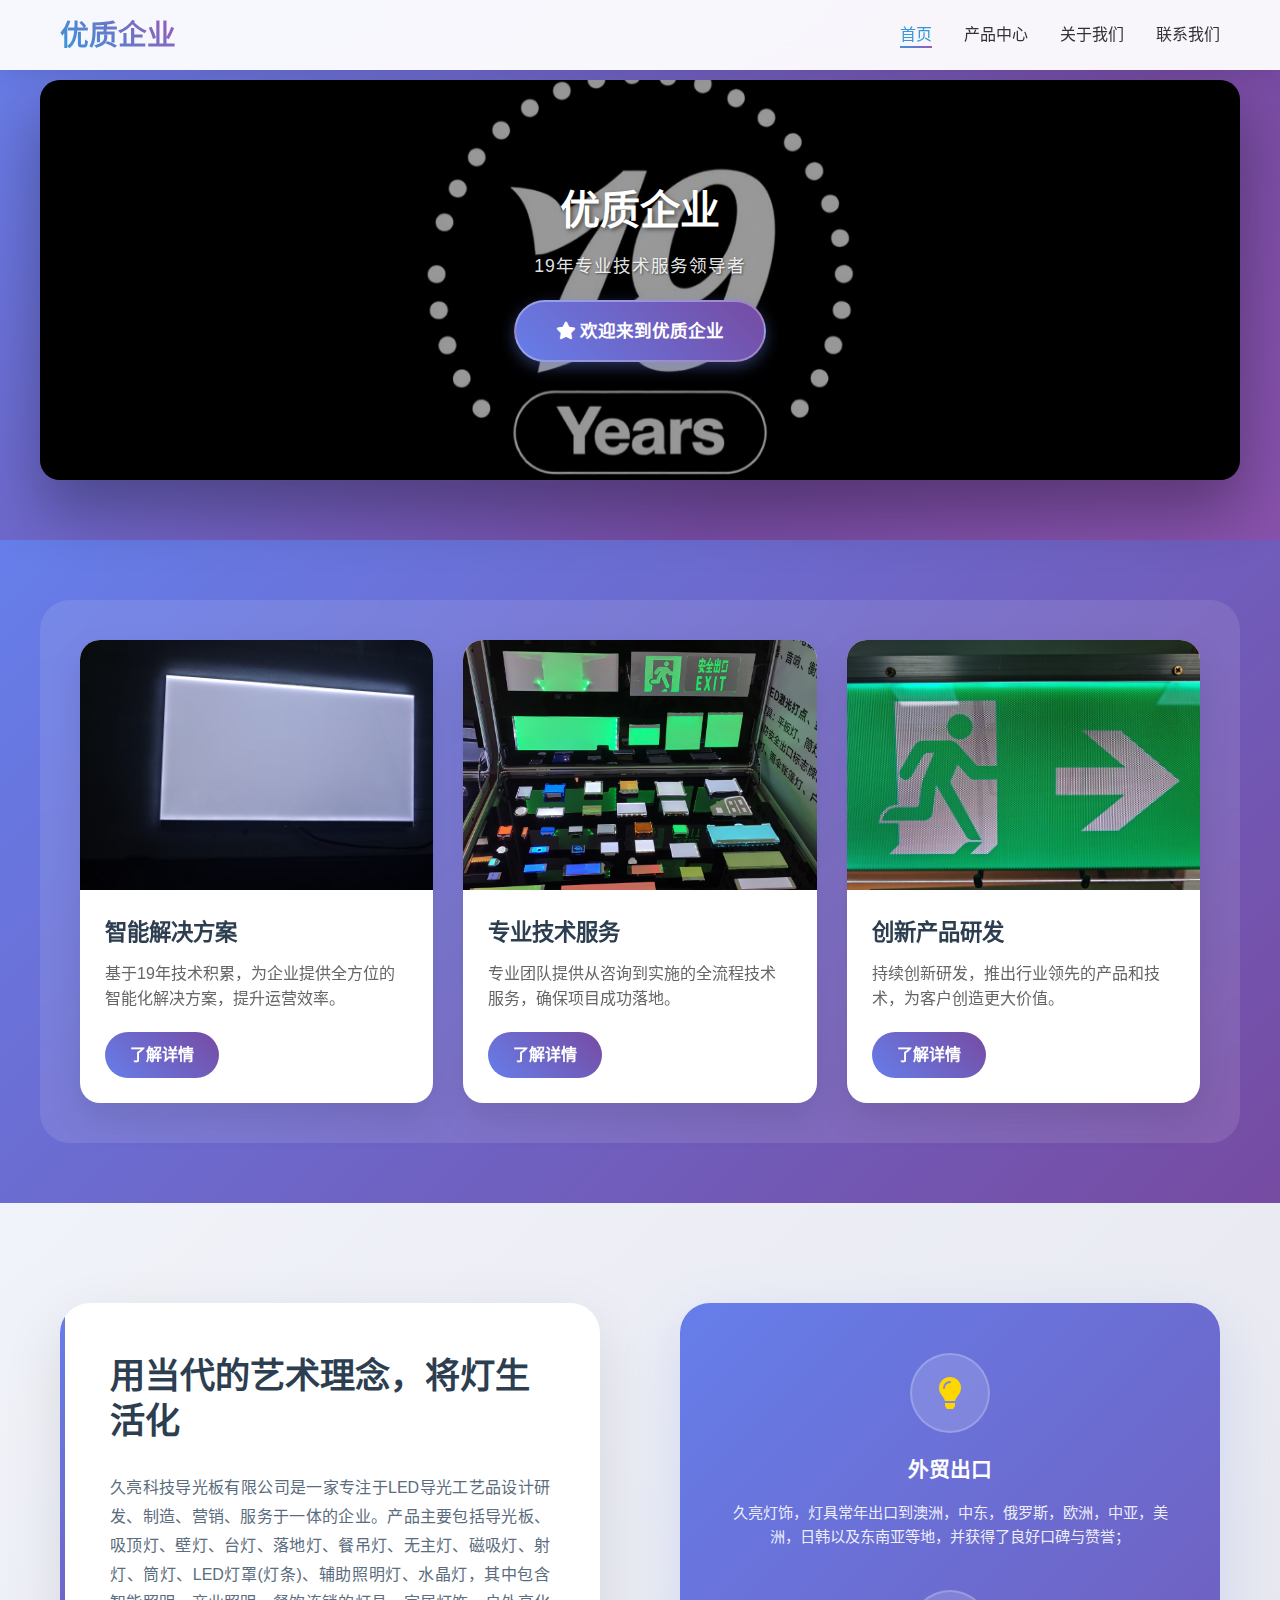
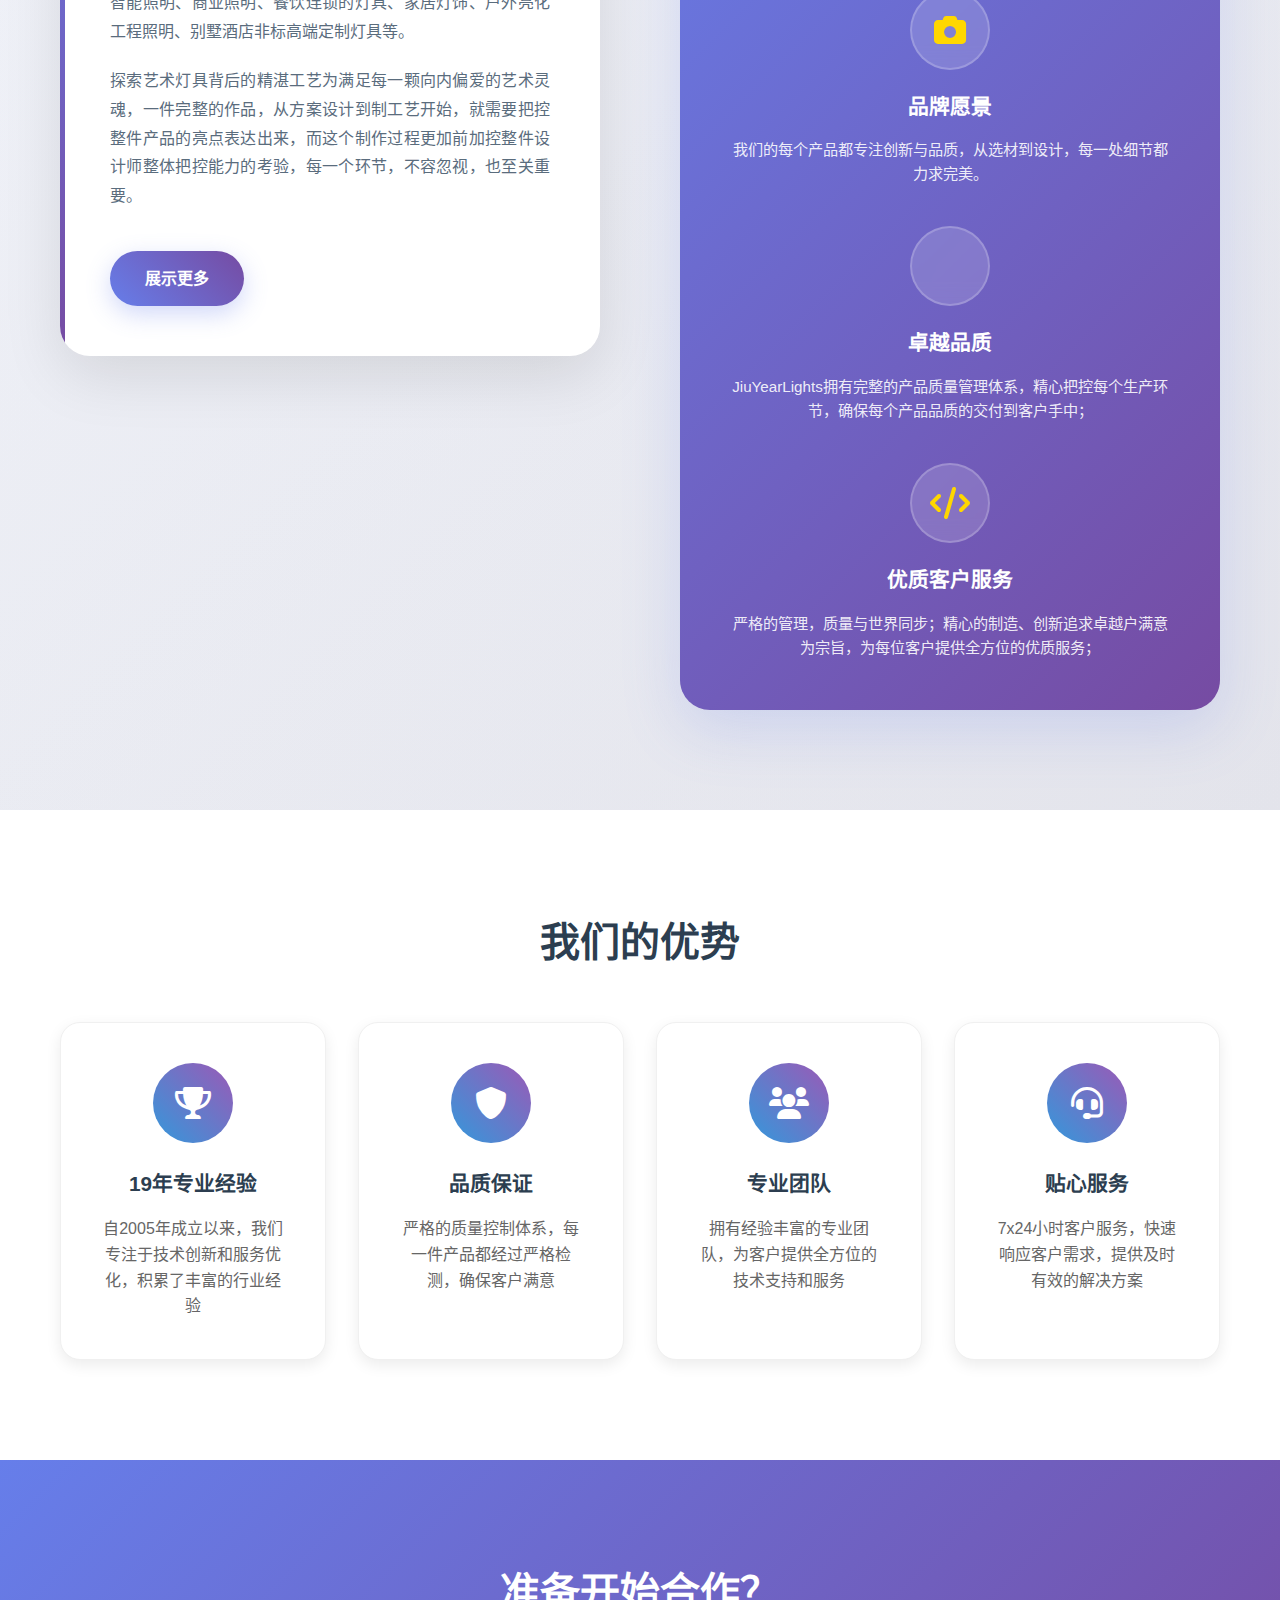
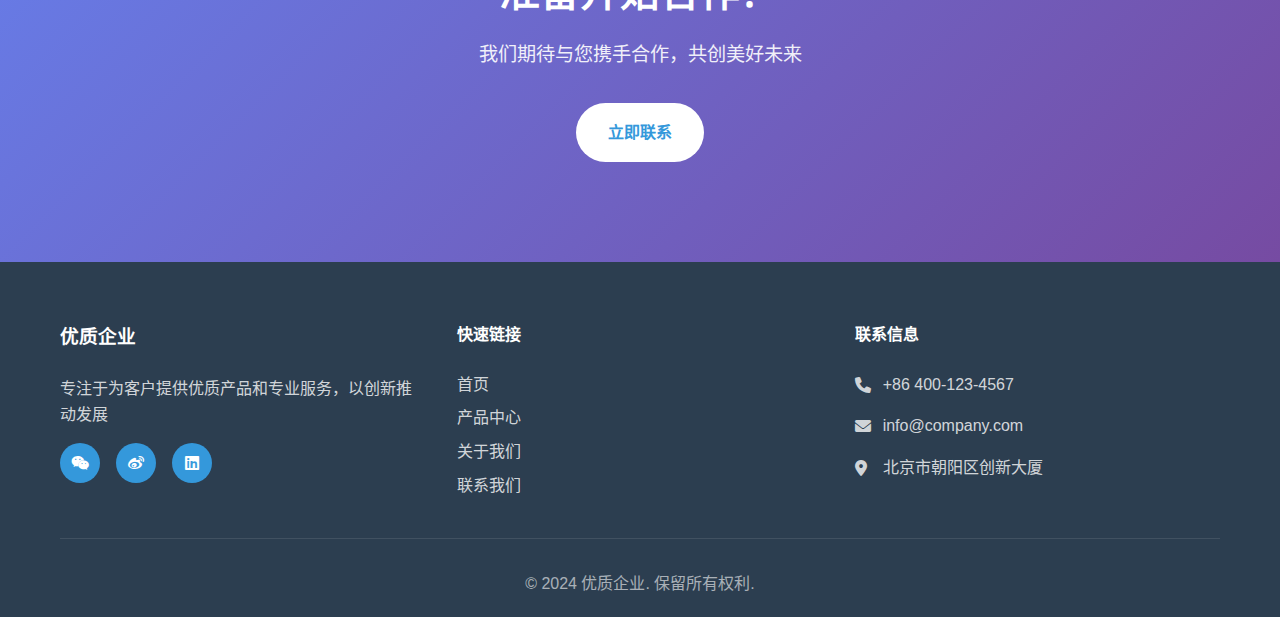
<file: index.html>
<!DOCTYPE html>
<html lang="zh-CN">
<head>
    <meta charset="UTF-8">
    <meta name="viewport" content="width=device-width, initial-scale=1.0">
    <title>优质企业 - 专业产品与服务</title>
    <link rel="stylesheet" href="css/style.css">
    <link href="https://cdnjs.cloudflare.com/ajax/libs/font-awesome/6.0.0/css/all.min.css" rel="stylesheet">
    <!-- Git自动部署测试标记 -->
    <meta name="last-updated" content="2024-12-25 Git自动部署演示">
    <style>
        /* 新版首页特定样式 */
        .hero-new {
            min-height: 100vh;
            background: linear-gradient(135deg, #667eea 0%, #764ba2 50%, #9b59b6 100%);
            position: relative;
            overflow: hidden;
        }
        
        .hero-banner {
            background-image: url('images/19yearrs.png');
            background-size: cover;
            background-position: center;
            background-repeat: no-repeat;
            margin: 80px auto 60px;
            border-radius: 20px;
            padding: 60px 40px;
            max-width: 1200px;
            min-height: 400px;
            text-align: center;
            box-shadow: 0 30px 60px rgba(0, 0, 0, 0.3);
            position: relative;
            overflow: hidden;
            display: flex;
            flex-direction: column;
            justify-content: center;
            align-items: center;
        }
        
        .hero-banner::before {
            content: '';
            position: absolute;
            top: 0;
            left: 0;
            right: 0;
            bottom: 0;
            background: rgba(0, 0, 0, 0.4);
            z-index: 1;
        }
        
        .banner-content {
            position: relative;
            z-index: 2;
            color: white;
        }
        
        .welcome-btn {
            background: linear-gradient(45deg, #667eea, #764ba2);
            color: white;
            padding: 15px 40px;
            border-radius: 50px;
            text-decoration: none;
            font-weight: 700;
            font-size: 1.1rem;
            display: inline-block;
            margin: 20px 0;
            transition: all 0.3s ease;
            box-shadow: 0 5px 15px rgba(102, 126, 234, 0.4);
            border: 2px solid rgba(255, 255, 255, 0.3);
        }
        
        .welcome-btn:hover {
            background: linear-gradient(45deg, #764ba2, #9b59b6);
            transform: translateY(-3px);
            box-shadow: 0 10px 25px rgba(102, 126, 234, 0.6);
            border-color: rgba(255, 255, 255, 0.5);
        }
        
        .company-info {
            color: rgba(255, 255, 255, 0.95);
            margin-top: 30px;
        }
        
        .company-logo {
            font-size: 2.5rem;
            font-weight: 700;
            color: white;
            margin-bottom: 10px;
            text-shadow: 2px 2px 4px rgba(0, 0, 0, 0.5);
        }
        
        .company-subtitle {
            color: rgba(255, 255, 255, 0.9);
            font-size: 1.1rem;
            letter-spacing: 1px;
            text-shadow: 1px 1px 2px rgba(0, 0, 0, 0.5);
        }
        
        .products-showcase {
            background: linear-gradient(135deg, #667eea 0%, #764ba2 100%);
            padding: 60px 0;
            margin-top: 60px;
        }
        
        .showcase-container {
            max-width: 1200px;
            margin: 0 auto;
            padding: 40px;
            background: rgba(255, 255, 255, 0.1);
            border-radius: 30px;
            backdrop-filter: blur(10px);
        }
        
        .showcase-grid {
            display: grid;
            grid-template-columns: repeat(auto-fit, minmax(350px, 1fr));
            gap: 30px;
        }
        
        .showcase-item {
            background: white;
            border-radius: 20px;
            overflow: hidden;
            box-shadow: 0 15px 35px rgba(0, 0, 0, 0.1);
            transition: all 0.3s ease;
        }
        
        .showcase-item:hover {
            transform: translateY(-10px);
            box-shadow: 0 25px 50px rgba(0, 0, 0, 0.2);
        }
        
        .showcase-image {
            height: 250px;
            background: linear-gradient(45deg, #667eea, #764ba2);
            position: relative;
            overflow: hidden;
        }
        
        .showcase-image img {
            width: 100%;
            height: 100%;
            object-fit: cover;
            transition: transform 0.3s ease;
        }
        
        .showcase-item:hover .showcase-image img {
            transform: scale(1.05);
        }
        
        .showcase-content {
            padding: 25px;
        }
        
        .showcase-title {
            font-size: 1.4rem;
            font-weight: 700;
            color: #2c3e50;
            margin-bottom: 10px;
        }
        
        .showcase-desc {
            color: #666;
            line-height: 1.6;
            margin-bottom: 20px;
        }
        
        .showcase-btn {
            background: linear-gradient(45deg, #667eea, #764ba2);
            color: white;
            padding: 10px 25px;
            border-radius: 25px;
            text-decoration: none;
            font-weight: 600;
            display: inline-block;
            transition: all 0.3s ease;
        }
        
        .showcase-btn:hover {
            transform: translateY(-2px);
            box-shadow: 0 8px 20px rgba(102, 126, 234, 0.4);
            background: linear-gradient(45deg, #764ba2, #9b59b6);
        }
        
        /* Git自动部署状态指示器 */
        .deploy-status {
            position: fixed;
            bottom: 20px;
            right: 20px;
            background: rgba(102, 126, 234, 0.9);
            color: white;
            padding: 8px 15px;
            border-radius: 20px;
            font-size: 0.8rem;
            backdrop-filter: blur(10px);
            z-index: 1000;
            animation: fadeIn 0.5s ease;
        }
        
        @keyframes fadeIn {
            from { opacity: 0; transform: translateY(20px); }
            to { opacity: 1; transform: translateY(0); }
        }
        
        /* 响应式设计 */
        @media (max-width: 768px) {
            .hero-banner {
                margin: 100px 20px 40px;
                padding: 40px 20px;
                min-height: 300px;
            }
            
            .company-logo {
                font-size: 2rem;
            }
            
            .showcase-grid {
                grid-template-columns: 1fr;
                gap: 20px;
            }
            
            .showcase-container {
                margin: 0 20px;
                padding: 30px 20px;
            }
            
            .deploy-status {
                bottom: 10px;
                right: 10px;
                font-size: 0.7rem;
                padding: 6px 12px;
            }
        }
        
        @media (max-width: 480px) {
            .hero-banner {
                padding: 30px 15px;
                min-height: 250px;
            }
            
            .welcome-btn {
                padding: 12px 30px;
                font-size: 1rem;
            }
            
            .company-logo {
                font-size: 1.8rem;
            }
            
            .company-subtitle {
                font-size: 1rem;
            }
        }
        
        /* 企业理念区域样式 */
        .company-philosophy {
            background: linear-gradient(135deg, #f8f9fa 0%, #e9ecef 100%);
            padding: 100px 0;
            position: relative;
        }
        
        .company-philosophy::before {
            content: '';
            position: absolute;
            top: 0;
            left: 0;
            right: 0;
            bottom: 0;
            background: linear-gradient(135deg, rgba(102, 126, 234, 0.05) 0%, rgba(118, 75, 162, 0.05) 100%);
        }
        
        .philosophy-content {
            position: relative;
            z-index: 2;
            display: grid;
            grid-template-columns: 1fr 1fr;
            gap: 80px;
            align-items: start;
        }
        
        .philosophy-main {
            background: white;
            padding: 50px;
            border-radius: 30px;
            box-shadow: 0 20px 60px rgba(0, 0, 0, 0.1);
            position: relative;
            overflow: hidden;
        }
        
        .philosophy-main::before {
            content: '';
            position: absolute;
            top: 0;
            left: 0;
            width: 5px;
            height: 100%;
            background: linear-gradient(135deg, #667eea, #764ba2);
        }
        
        .philosophy-title {
            font-size: 2.2rem;
            font-weight: 700;
            color: #2c3e50;
            margin-bottom: 30px;
            line-height: 1.3;
            position: relative;
        }
        
        .philosophy-description {
            color: #5a6c7d;
            line-height: 1.8;
            font-size: 1rem;
            margin-bottom: 40px;
        }
        
        .philosophy-description p {
            margin-bottom: 20px;
            text-align: justify;
        }
        
        .philosophy-btn {
            background: linear-gradient(45deg, #667eea, #764ba2);
            color: white;
            padding: 15px 35px;
            border-radius: 50px;
            text-decoration: none;
            font-weight: 600;
            display: inline-block;
            transition: all 0.3s ease;
            box-shadow: 0 8px 25px rgba(102, 126, 234, 0.3);
        }
        
        .philosophy-btn:hover {
            background: linear-gradient(45deg, #764ba2, #9b59b6);
            transform: translateY(-3px);
            box-shadow: 0 15px 35px rgba(102, 126, 234, 0.4);
        }
        
        .service-highlights {
            background: linear-gradient(135deg, #667eea 0%, #764ba2 100%);
            border-radius: 30px;
            padding: 50px;
            color: white;
            box-shadow: 0 20px 60px rgba(102, 126, 234, 0.2);
        }
        
        .service-grid {
            display: grid;
            grid-template-columns: 1fr;
            gap: 40px;
        }
        
        .service-item {
            text-align: center;
            position: relative;
        }
        
        .service-icon {
            width: 80px;
            height: 80px;
            background: rgba(255, 255, 255, 0.15);
            border-radius: 50%;
            display: flex;
            align-items: center;
            justify-content: center;
            margin: 0 auto 20px;
            backdrop-filter: blur(10px);
            border: 2px solid rgba(255, 255, 255, 0.2);
            transition: all 0.3s ease;
        }
        
        .service-icon:hover {
            background: rgba(255, 255, 255, 0.25);
            transform: scale(1.1);
        }
        
        .service-icon i {
            font-size: 2rem;
            color: #ffd700;
        }
        
        .service-item h3 {
            font-size: 1.3rem;
            font-weight: 600;
            margin-bottom: 15px;
            color: white;
        }
        
        .service-item p {
            color: rgba(255, 255, 255, 0.9);
            line-height: 1.6;
            font-size: 0.95rem;
        }
        
        /* 响应式设计 */
        @media (max-width: 1024px) {
            .philosophy-content {
                grid-template-columns: 1fr;
                gap: 50px;
            }
        }
        
        @media (max-width: 768px) {
            .company-philosophy {
                padding: 60px 0;
            }
            
            .philosophy-main,
            .service-highlights {
                padding: 30px;
                margin: 0 20px;
            }
            
            .philosophy-title {
                font-size: 1.8rem;
            }
            
            .service-grid {
                gap: 30px;
            }
            
            .service-icon {
                width: 60px;
                height: 60px;
            }
            
            .service-icon i {
                font-size: 1.5rem;
            }
        }
        
        @media (max-width: 480px) {
            .philosophy-main,
            .service-highlights {
                padding: 25px;
                margin: 0 15px;
                border-radius: 20px;
            }
            
            .philosophy-title {
                font-size: 1.5rem;
            }
            
            .philosophy-description {
                font-size: 0.9rem;
            }
        }
    </style>
</head>
<body>
    <!-- 导航栏 -->
    <nav class="navbar">
        <div class="nav-container">
            <div class="nav-logo">
                <h2>优质企业</h2>
            </div>
            <ul class="nav-menu">
                <li class="nav-item">
                    <a href="index.html" class="nav-link active">首页</a>
                </li>
                <li class="nav-item">
                    <a href="products.html" class="nav-link">产品中心</a>
                </li>
                <li class="nav-item">
                    <a href="about.html" class="nav-link">关于我们</a>
                </li>
                <li class="nav-item">
                    <a href="contact.html" class="nav-link">联系我们</a>
                </li>
            </ul>
            <div class="nav-toggle">
                <span class="bar"></span>
                <span class="bar"></span>
                <span class="bar"></span>
            </div>
        </div>
    </nav>

    <!-- 新版英雄区域 -->
    <section class="hero-new">
        <div class="hero-banner">
            <div class="banner-content">
                <div class="company-logo">优质企业</div>
                <div class="company-subtitle">19年专业技术服务领导者</div>
                <a href="products.html" class="welcome-btn">
                    <i class="fas fa-star"></i> 欢迎来到优质企业
                </a>
            </div>
        </div>

        <!-- 产品展示区域 -->
        <div class="products-showcase">
            <div class="showcase-container">
                <div class="showcase-grid">
                    <div class="showcase-item">
                        <div class="showcase-image">
                            <img src="images/prod1.jpg" alt="核心产品A">
                        </div>
                        <div class="showcase-content">
                            <h3 class="showcase-title">智能解决方案</h3>
                            <p class="showcase-desc">基于19年技术积累，为企业提供全方位的智能化解决方案，提升运营效率。</p>
                            <a href="products.html" class="showcase-btn">了解详情</a>
                        </div>
                    </div>
                    
                    <div class="showcase-item">
                        <div class="showcase-image">
                            <img src="images/prod2.jpg" alt="核心产品B">
                        </div>
                        <div class="showcase-content">
                            <h3 class="showcase-title">专业技术服务</h3>
                            <p class="showcase-desc">专业团队提供从咨询到实施的全流程技术服务，确保项目成功落地。</p>
                            <a href="products.html" class="showcase-btn">了解详情</a>
                        </div>
                    </div>
                    
                    <div class="showcase-item">
                        <div class="showcase-image">
                            <img src="images/prod3.jpg" alt="核心产品C">
                        </div>
                        <div class="showcase-content">
                            <h3 class="showcase-title">创新产品研发</h3>
                            <p class="showcase-desc">持续创新研发，推出行业领先的产品和技术，为客户创造更大价值。</p>
                            <a href="products.html" class="showcase-btn">了解详情</a>
                        </div>
                    </div>
                </div>
            </div>
        </div>
    </section>

    <!-- 企业理念与服务介绍 -->
    <section class="company-philosophy">
        <div class="container">
            <div class="philosophy-content">
                <div class="philosophy-main">
                    <div class="philosophy-text">
                        <h2 class="philosophy-title">用当代的艺术理念，将灯生活化</h2>
                        <div class="philosophy-description">
                            <p>久亮科技导光板有限公司是一家专注于LED导光工艺品设计研发、制造、营销、服务于一体的企业。产品主要包括导光板、吸顶灯、壁灯、台灯、落地灯、餐吊灯、无主灯、磁吸灯、射灯、筒灯、LED灯罩(灯条)、辅助照明灯、水晶灯，其中包含智能照明、商业照明、餐饮连锁的灯具、家居灯饰、户外亮化工程照明、别墅酒店非标高端定制灯具等。</p>
                            <p>探索艺术灯具背后的精湛工艺为满足每一颗向内偏爱的艺术灵魂，一件完整的作品，从方案设计到制工艺开始，就需要把控整件产品的亮点表达出来，而这个制作过程更加前加控整件设计师整体把控能力的考验，每一个环节，不容忽视，也至关重要。</p>
                        </div>
                        <a href="about.html" class="philosophy-btn">展示更多</a>
                    </div>
                </div>
                
                <div class="service-highlights">
                    <div class="service-grid">
                        <div class="service-item">
                            <div class="service-icon">
                                <i class="fas fa-lightbulb"></i>
                            </div>
                            <h3>外贸出口</h3>
                            <p>久亮灯饰，灯具常年出口到澳洲，中东，俄罗斯，欧洲，中亚，美洲，日韩以及东南亚等地，并获得了良好口碑与赞誉；</p>
                        </div>
                        
                        <div class="service-item">
                            <div class="service-icon">
                                <i class="fas fa-camera"></i>
                            </div>
                            <h3>品牌愿景</h3>
                            <p>我们的每个产品都专注创新与品质，从选材到设计，每一处细节都力求完美。</p>
                        </div>
                        
                        <div class="service-item">
                            <div class="service-icon">
                                <i class="fas fa-target"></i>
                            </div>
                            <h3>卓越品质</h3>
                            <p>JiuYearLights拥有完整的产品质量管理体系，精心把控每个生产环节，确保每个产品品质的交付到客户手中；</p>
                        </div>
                        
                        <div class="service-item">
                            <div class="service-icon">
                                <i class="fas fa-code"></i>
                            </div>
                            <h3>优质客户服务</h3>
                            <p>严格的管理，质量与世界同步；精心的制造、创新追求卓越户满意为宗旨，为每位客户提供全方位的优质服务；</p>
                        </div>
                    </div>
                </div>
            </div>
        </div>
    </section>

    <!-- 特色服务 -->
    <section class="features">
        <div class="container">
            <h2 class="section-title">我们的优势</h2>
            <div class="features-grid">
                <div class="feature-card">
                    <div class="feature-icon">
                        <i class="fas fa-trophy"></i>
                    </div>
                    <h3>19年专业经验</h3>
                    <p>自2005年成立以来，我们专注于技术创新和服务优化，积累了丰富的行业经验</p>
                </div>
                <div class="feature-card">
                    <div class="feature-icon">
                        <i class="fas fa-shield-alt"></i>
                    </div>
                    <h3>品质保证</h3>
                    <p>严格的质量控制体系，每一件产品都经过严格检测，确保客户满意</p>
                </div>
                <div class="feature-card">
                    <div class="feature-icon">
                        <i class="fas fa-users"></i>
                    </div>
                    <h3>专业团队</h3>
                    <p>拥有经验丰富的专业团队，为客户提供全方位的技术支持和服务</p>
                </div>
                <div class="feature-card">
                    <div class="feature-icon">
                        <i class="fas fa-headset"></i>
                    </div>
                    <h3>贴心服务</h3>
                    <p>7x24小时客户服务，快速响应客户需求，提供及时有效的解决方案</p>
                </div>
            </div>
        </div>
    </section>

    <!-- 联系我们预览 -->
    <section class="contact-preview">
        <div class="container">
            <div class="contact-content">
                <h2>准备开始合作？</h2>
                <p>我们期待与您携手合作，共创美好未来</p>
                <a href="contact.html" class="btn btn-primary">立即联系</a>
            </div>
        </div>
    </section>

    <!-- 页脚 -->
    <footer class="footer">
        <div class="container">
            <div class="footer-content">
                <div class="footer-section">
                    <h3>优质企业</h3>
                    <p>专注于为客户提供优质产品和专业服务，以创新推动发展</p>
                    <div class="social-links">
                        <a href="#"><i class="fab fa-weixin"></i></a>
                        <a href="#"><i class="fab fa-weibo"></i></a>
                        <a href="#"><i class="fab fa-linkedin"></i></a>
                    </div>
                </div>
                <div class="footer-section">
                    <h4>快速链接</h4>
                    <ul>
                        <li><a href="index.html">首页</a></li>
                        <li><a href="products.html">产品中心</a></li>
                        <li><a href="about.html">关于我们</a></li>
                        <li><a href="contact.html">联系我们</a></li>
                    </ul>
                </div>
                <div class="footer-section">
                    <h4>联系信息</h4>
                    <div class="contact-info">
                        <p><i class="fas fa-phone"></i> +86 400-123-4567</p>
                        <p><i class="fas fa-envelope"></i> info@company.com</p>
                        <p><i class="fas fa-map-marker-alt"></i> 北京市朝阳区创新大厦</p>
                    </div>
                </div>
            </div>
            <div class="footer-bottom">
                <p>&copy; 2024 优质企业. 保留所有权利.</p>
            </div>
        </div>
    </footer>

    <script src="js/script.js"></script>
</body>
</html>
</file>
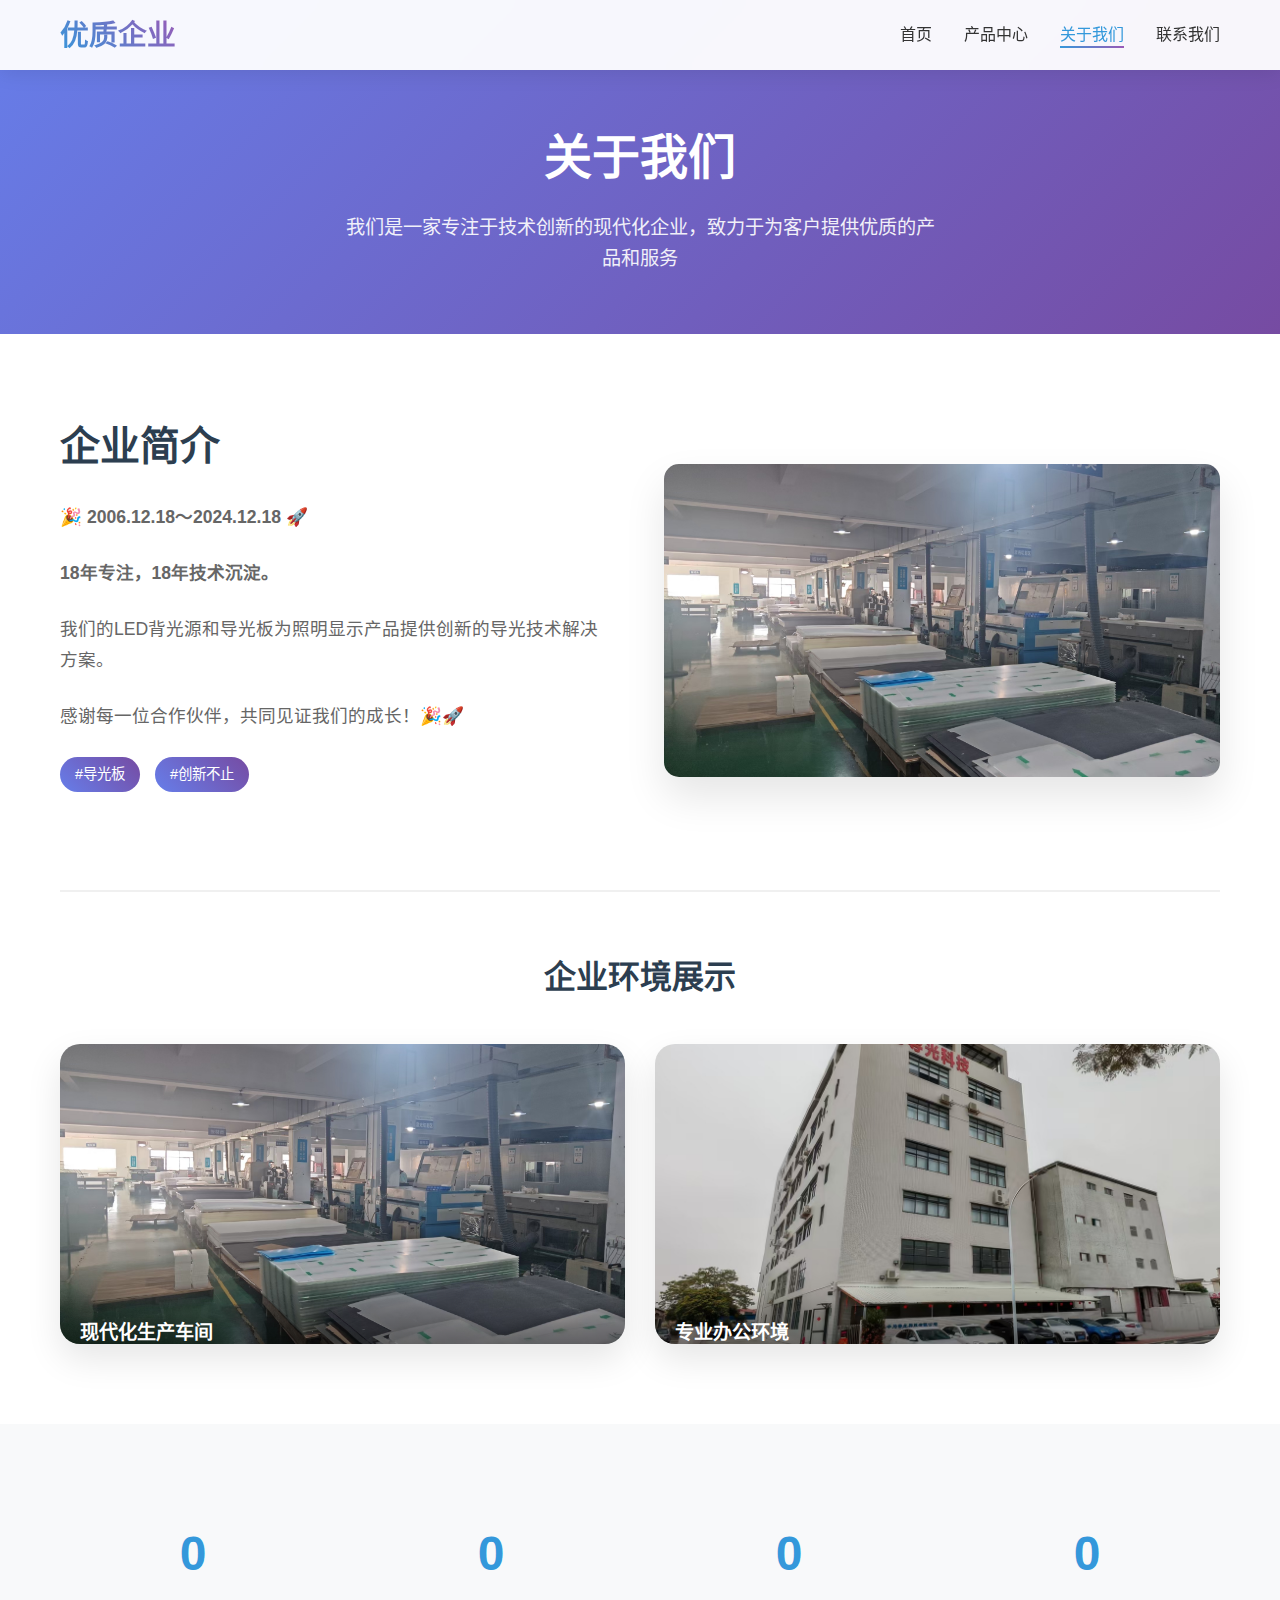
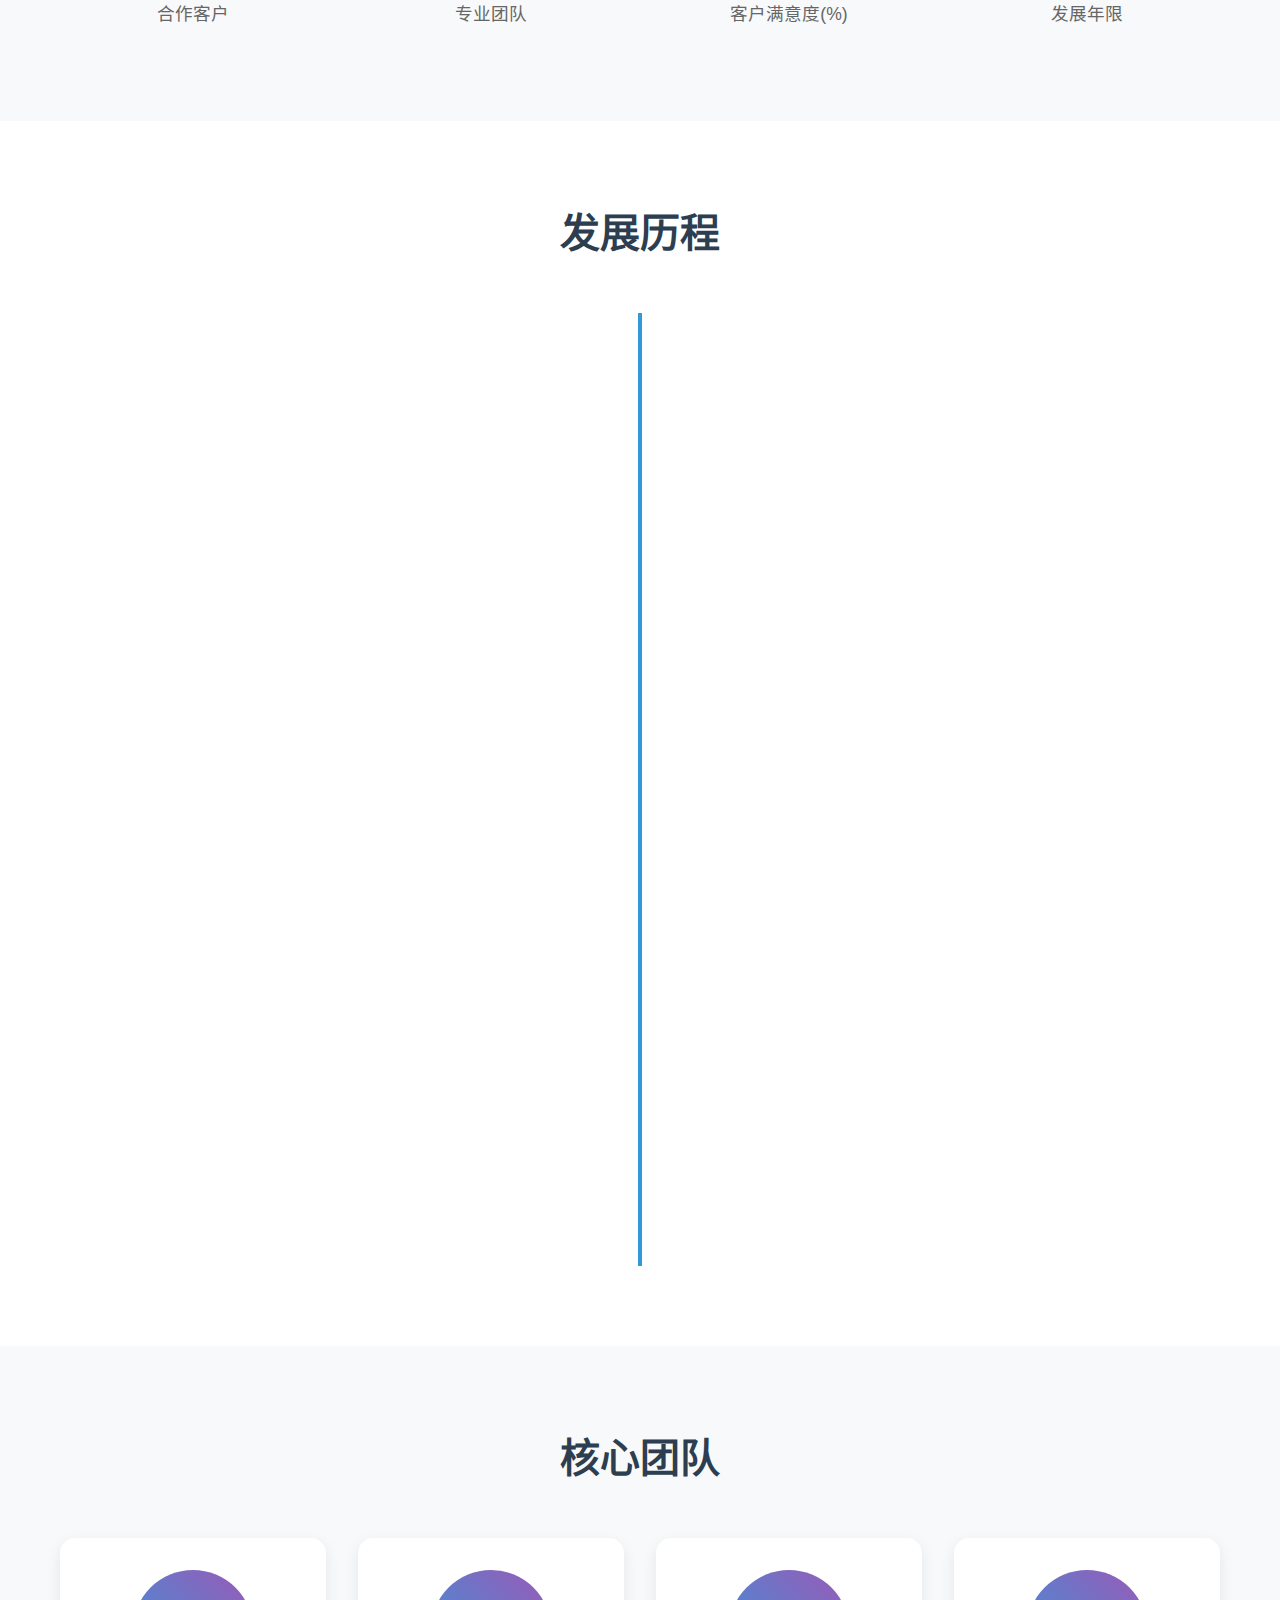
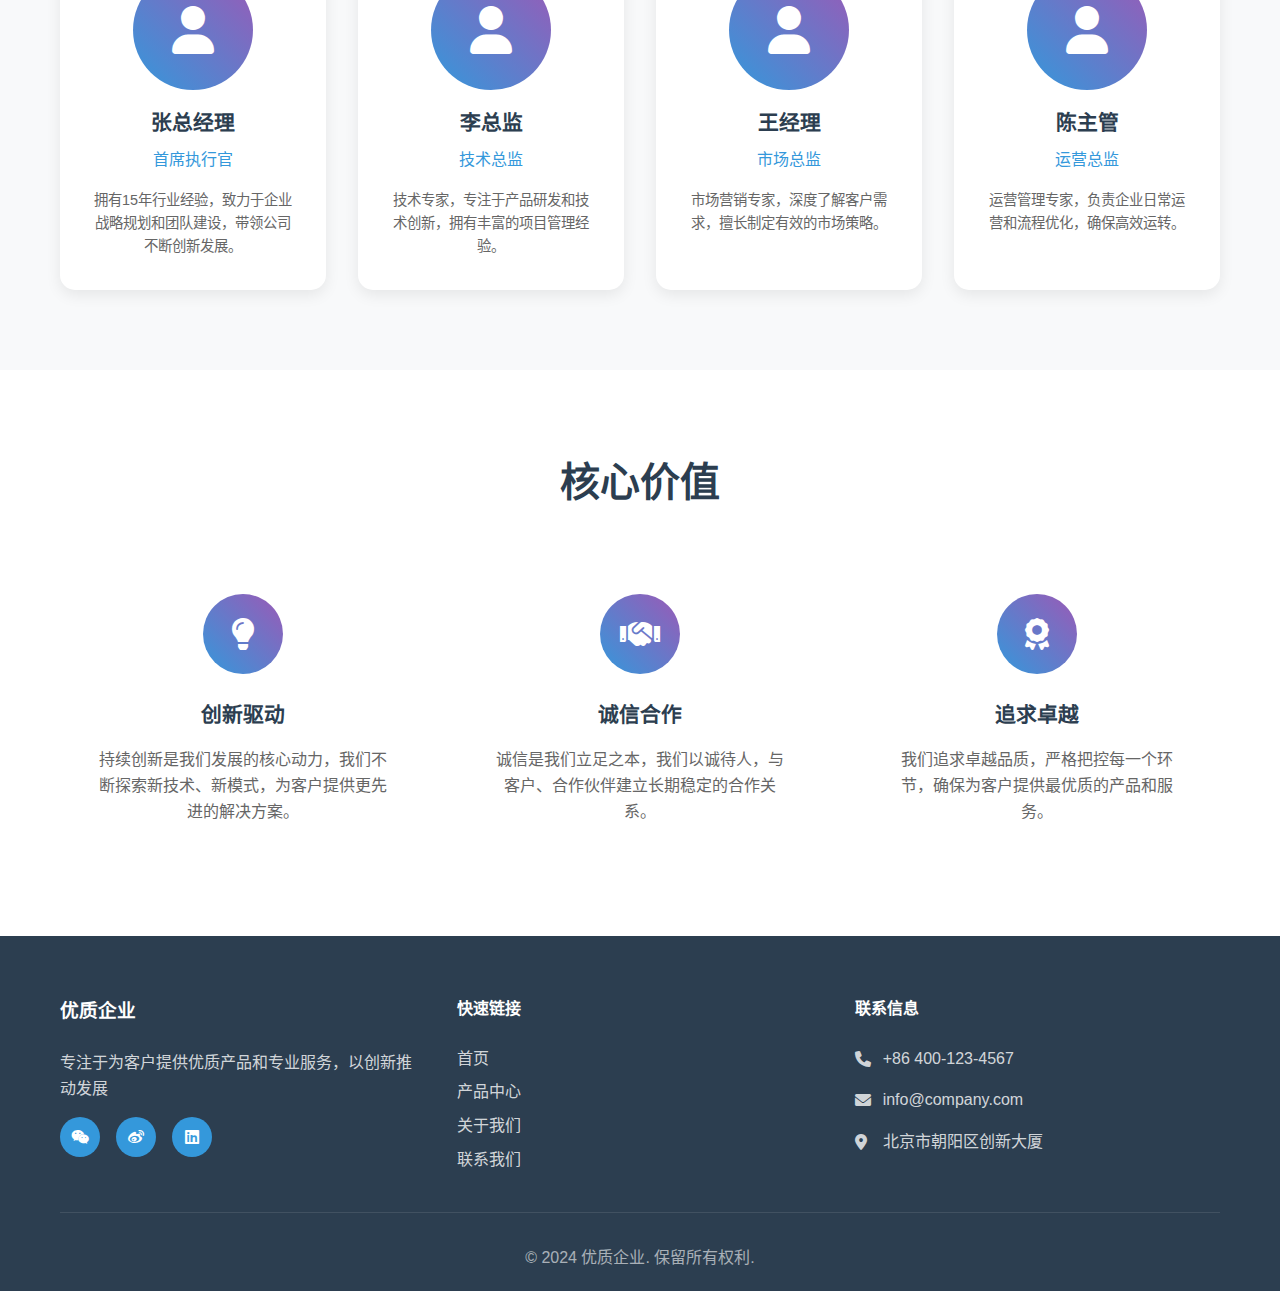
<file: about.html>
<!DOCTYPE html>
<html lang="zh-CN">
<head>
    <meta charset="UTF-8">
    <meta name="viewport" content="width=device-width, initial-scale=1.0">
    <title>关于我们 - 优质企业</title>
    <link rel="stylesheet" href="css/style.css">
    <link href="https://cdnjs.cloudflare.com/ajax/libs/font-awesome/6.0.0/css/all.min.css" rel="stylesheet">
    <style>
        /* 关于我们页面特定样式 */
        .page-header {
            background: linear-gradient(135deg, #667eea 0%, #764ba2 100%);
            color: white;
            padding: 120px 0 60px;
            text-align: center;
        }
        
        .page-header h1 {
            font-size: 3rem;
            margin-bottom: 1rem;
        }
        
        .page-header p {
            font-size: 1.2rem;
            opacity: 0.9;
            max-width: 600px;
            margin: 0 auto;
        }
        
        .about-section {
            padding: 80px 0;
        }
        
        .about-content {
            display: grid;
            grid-template-columns: 1fr 1fr;
            gap: 3rem;
            align-items: center;
            margin-bottom: 4rem;
        }
        
        .about-text h2 {
            color: #2c3e50;
            font-size: 2.5rem;
            margin-bottom: 1.5rem;
        }
        
        .about-text p {
            color: #666;
            line-height: 1.8;
            margin-bottom: 1.5rem;
            font-size: 1.1rem;
        }
        
        .about-image img {
            width: 100%;
            border-radius: 15px;
            box-shadow: 0 20px 40px rgba(0, 0, 0, 0.1);
        }
        
        .stats-section {
            background: #f8f9fa;
            padding: 60px 0;
        }
        
        .stats-grid {
            display: grid;
            grid-template-columns: repeat(auto-fit, minmax(200px, 1fr));
            gap: 2rem;
        }
        
        .stat-item {
            text-align: center;
            padding: 2rem;
        }
        
        .stat-number {
            font-size: 3rem;
            font-weight: 700;
            color: #3498db;
            margin-bottom: 0.5rem;
            display: block;
        }
        
        .stat-label {
            color: #666;
            font-size: 1.1rem;
            font-weight: 500;
        }
        
        .timeline-section {
            padding: 80px 0;
        }
        
        .timeline {
            position: relative;
            max-width: 1000px;
            margin: 0 auto;
        }
        
        .timeline::after {
            content: '';
            position: absolute;
            width: 4px;
            background: #3498db;
            top: 0;
            bottom: 0;
            left: 50%;
            margin-left: -2px;
        }
        
        .timeline-item {
            padding: 10px 40px;
            position: relative;
            background: inherit;
            width: 50%;
        }
        
        .timeline-item::after {
            content: '';
            position: absolute;
            width: 20px;
            height: 20px;
            right: -10px;
            background: #3498db;
            border: 4px solid white;
            top: 15px;
            border-radius: 50%;
            z-index: 1;
            box-shadow: 0 0 0 3px #3498db;
        }
        
        .timeline-item:nth-child(even) {
            left: 50%;
        }
        
        .timeline-item:nth-child(even)::after {
            left: -10px;
        }
        
        .timeline-content {
            padding: 20px 30px;
            background: white;
            position: relative;
            border-radius: 15px;
            box-shadow: 0 5px 15px rgba(0, 0, 0, 0.1);
        }
        
        .timeline-content h3 {
            color: #2c3e50;
            margin-bottom: 1rem;
        }
        
        .timeline-date {
            color: #3498db;
            font-weight: 600;
            margin-bottom: 0.5rem;
        }
        
        .team-section {
            background: #f8f9fa;
            padding: 80px 0;
        }
        
        .team-grid {
            display: grid;
            grid-template-columns: repeat(auto-fit, minmax(250px, 1fr));
            gap: 2rem;
        }
        
        .team-member {
            background: white;
            padding: 2rem;
            border-radius: 15px;
            text-align: center;
            box-shadow: 0 5px 15px rgba(0, 0, 0, 0.08);
            transition: all 0.3s ease;
        }
        
        .team-member:hover {
            transform: translateY(-10px);
            box-shadow: 0 20px 40px rgba(0, 0, 0, 0.15);
        }
        
        .member-avatar {
            width: 120px;
            height: 120px;
            border-radius: 50%;
            margin: 0 auto 1rem;
            background: linear-gradient(45deg, #3498db, #9b59b6);
            display: flex;
            align-items: center;
            justify-content: center;
            font-size: 3rem;
            color: white;
        }
        
        .member-name {
            color: #2c3e50;
            font-size: 1.3rem;
            font-weight: 600;
            margin-bottom: 0.5rem;
        }
        
        .member-position {
            color: #3498db;
            font-weight: 500;
            margin-bottom: 1rem;
        }
        
        .member-bio {
            color: #666;
            line-height: 1.6;
            font-size: 0.9rem;
        }
        
        .values-section {
            padding: 80px 0;
        }
        
        .values-grid {
            display: grid;
            grid-template-columns: repeat(auto-fit, minmax(300px, 1fr));
            gap: 2rem;
        }
        
        .value-item {
            text-align: center;
            padding: 2rem;
        }
        
        .value-icon {
            width: 80px;
            height: 80px;
            margin: 0 auto 1.5rem;
            background: linear-gradient(45deg, #3498db, #9b59b6);
            border-radius: 50%;
            display: flex;
            align-items: center;
            justify-content: center;
            font-size: 2rem;
            color: white;
        }
        
        .value-item h3 {
            color: #2c3e50;
            margin-bottom: 1rem;
            font-size: 1.3rem;
        }
        
        .value-item p {
            color: #666;
            line-height: 1.6;
        }
        
        /* 新增样式 */
        .highlight-tags {
            margin-top: 20px;
        }
        
        .tag {
            display: inline-block;
            background: linear-gradient(45deg, #667eea, #764ba2);
            color: white;
            padding: 5px 15px;
            border-radius: 20px;
            font-size: 0.9rem;
            font-weight: 500;
            margin-right: 10px;
            margin-bottom: 10px;
        }
        
        .factory-showcase {
            margin-top: 60px;
            padding-top: 60px;
            border-top: 2px solid #f0f0f0;
        }
        
        .showcase-title {
            text-align: center;
            font-size: 2rem;
            color: #2c3e50;
            margin-bottom: 40px;
            font-weight: 600;
        }
        
        .factory-images {
            display: grid;
            grid-template-columns: repeat(auto-fit, minmax(400px, 1fr));
            gap: 30px;
        }
        
        .factory-item {
            position: relative;
            border-radius: 20px;
            overflow: hidden;
            box-shadow: 0 15px 35px rgba(0, 0, 0, 0.1);
            transition: all 0.3s ease;
        }
        
        .factory-item:hover {
            transform: translateY(-10px);
            box-shadow: 0 25px 50px rgba(0, 0, 0, 0.15);
        }
        
        .factory-item img {
            width: 100%;
            height: 300px;
            object-fit: cover;
            transition: transform 0.3s ease;
        }
        
        .factory-item:hover img {
            transform: scale(1.05);
        }
        
        .factory-overlay {
            position: absolute;
            bottom: 0;
            left: 0;
            right: 0;
            background: linear-gradient(transparent, rgba(0, 0, 0, 0.8));
            color: white;
            padding: 30px 20px 20px;
            transform: translateY(50%);
            transition: all 0.3s ease;
        }
        
        .factory-item:hover .factory-overlay {
            transform: translateY(0);
        }
        
        .factory-overlay h4 {
            margin-bottom: 10px;
            font-size: 1.2rem;
            font-weight: 600;
        }
        
        .factory-overlay p {
            font-size: 0.9rem;
            line-height: 1.4;
            opacity: 0.9;
        }
        
        @media (max-width: 768px) {
            .page-header h1 {
                font-size: 2rem;
            }
            
            .about-content {
                grid-template-columns: 1fr;
                gap: 2rem;
            }
            
            .factory-images {
                grid-template-columns: 1fr;
                gap: 20px;
            }
            
            .factory-item img {
                height: 250px;
            }
            
            .showcase-title {
                font-size: 1.5rem;
            }
            
            .stats-grid {
                grid-template-columns: repeat(2, 1fr);
            }
            
            .timeline::after {
                left: 31px;
            }
            
            .timeline-item {
                width: 100%;
                padding-left: 70px;
                padding-right: 25px;
            }
            
            .timeline-item::after {
                left: 21px;
            }
            
            .timeline-item:nth-child(even) {
                left: 0%;
            }
            
            .timeline-item:nth-child(even)::after {
                left: 21px;
            }
            
            .team-grid {
                grid-template-columns: repeat(auto-fit, minmax(200px, 1fr));
            }
        }
    </style>
</head>
<body>
    <!-- 导航栏 -->
    <nav class="navbar">
        <div class="nav-container">
            <div class="nav-logo">
                <h2>优质企业</h2>
            </div>
            <ul class="nav-menu">
                <li class="nav-item">
                    <a href="index.html" class="nav-link">首页</a>
                </li>
                <li class="nav-item">
                    <a href="products.html" class="nav-link">产品中心</a>
                </li>
                <li class="nav-item">
                    <a href="about.html" class="nav-link active">关于我们</a>
                </li>
                <li class="nav-item">
                    <a href="contact.html" class="nav-link">联系我们</a>
                </li>
            </ul>
            <div class="nav-toggle">
                <span class="bar"></span>
                <span class="bar"></span>
                <span class="bar"></span>
            </div>
        </div>
    </nav>

    <!-- 页面头部 -->
    <section class="page-header">
        <div class="container">
            <h1>关于我们</h1>
            <p>我们是一家专注于技术创新的现代化企业，致力于为客户提供优质的产品和服务</p>
        </div>
    </section>

    <!-- 企业介绍 -->
    <section class="about-section">
        <div class="container">
            <div class="about-content">
                <div class="about-text">
                    <h2>企业简介</h2>
                    <p>🎉 <strong>2006.12.18～2024.12.18</strong> 🚀</p>
                    <p><strong>18年专注，18年技术沉淀。</strong></p>
                    <p>我们的LED背光源和导光板为照明显示产品提供创新的导光技术解决方案。</p>
                    <p>感谢每一位合作伙伴，共同见证我们的成长！🎉🚀</p>
                    <p class="highlight-tags">
                        <span class="tag">#导光板</span>
                        <span class="tag">#创新不止</span>
                    </p>
                </div>
                <div class="about-image">
                    <img src="images/factory1.jpg" alt="企业环境">
                </div>
            </div>
            
            <!-- 企业环境展示 -->
            <div class="factory-showcase">
                <h3 class="showcase-title">企业环境展示</h3>
                <div class="factory-images">
                    <div class="factory-item">
                        <img src="images/factory1.jpg" alt="生产车间环境">
                        <div class="factory-overlay">
                            <h4>现代化生产车间</h4>
                            <p>配备先进的LED导光板生产设备，确保产品品质</p>
                        </div>
                    </div>
                    <div class="factory-item">
                        <img src="images/factory2.jpg" alt="企业办公环境">
                        <div class="factory-overlay">
                            <h4>专业办公环境</h4>
                            <p>现代化办公环境，为团队协作提供优质空间</p>
                        </div>
                    </div>
                </div>
            </div>
        </div>
    </section>

    <!-- 企业数据 -->
    <section class="stats-section">
        <div class="container">
            <div class="stats-grid">
                <div class="stat-item">
                    <span class="stat-number counter" data-target="800">0</span>
                    <div class="stat-label">合作客户</div>
                </div>
                <div class="stat-item">
                    <span class="stat-number counter" data-target="200">0</span>
                    <div class="stat-label">专业团队</div>
                </div>
                <div class="stat-item">
                    <span class="stat-number counter" data-target="99">0</span>
                    <div class="stat-label">客户满意度(%)</div>
                </div>
                <div class="stat-item">
                    <span class="stat-number counter" data-target="18">0</span>
                    <div class="stat-label">发展年限</div>
                </div>
            </div>
        </div>
    </section>

    <!-- 发展历程 -->
    <section class="timeline-section">
        <div class="container">
            <h2 class="section-title">发展历程</h2>
            <div class="timeline">
                <div class="timeline-item">
                    <div class="timeline-content">
                        <div class="timeline-date">2006年</div>
                        <h3>公司创立</h3>
                        <p>久亮科技导光板有限公司正式成立，开始专注于LED导光技术的研发。</p>
                    </div>
                </div>
                <div class="timeline-item">
                    <div class="timeline-content">
                        <div class="timeline-date">2010年</div>
                        <h3>技术突破</h3>
                        <p>在LED背光源和导光板技术方面取得重大突破，产品质量达到行业领先水平。</p>
                    </div>
                </div>
                <div class="timeline-item">
                    <div class="timeline-content">
                        <div class="timeline-date">2015年</div>
                        <h3>市场扩张</h3>
                        <p>产品开始大规模投入市场，为照明显示产品提供创新的导光技术解决方案。</p>
                    </div>
                </div>
                <div class="timeline-item">
                    <div class="timeline-content">
                        <div class="timeline-date">2020年</div>
                        <h3>国际合作</h3>
                        <p>与多家国际知名企业建立合作关系，产品远销海外多个国家和地区。</p>
                    </div>
                </div>
                <div class="timeline-item">
                    <div class="timeline-content">
                        <div class="timeline-date">2024年</div>
                        <h3>18年里程碑</h3>
                        <p>庆祝公司成立18周年，感谢每一位合作伙伴，共同见证我们的成长！</p>
                    </div>
                </div>
            </div>
        </div>
    </section>

    <!-- 核心团队 -->
    <section class="team-section">
        <div class="container">
            <h2 class="section-title">核心团队</h2>
            <div class="team-grid">
                <div class="team-member">
                    <div class="member-avatar">
                        <i class="fas fa-user"></i>
                    </div>
                    <div class="member-name">张总经理</div>
                    <div class="member-position">首席执行官</div>
                    <div class="member-bio">拥有15年行业经验，致力于企业战略规划和团队建设，带领公司不断创新发展。</div>
                </div>
                <div class="team-member">
                    <div class="member-avatar">
                        <i class="fas fa-user"></i>
                    </div>
                    <div class="member-name">李总监</div>
                    <div class="member-position">技术总监</div>
                    <div class="member-bio">技术专家，专注于产品研发和技术创新，拥有丰富的项目管理经验。</div>
                </div>
                <div class="team-member">
                    <div class="member-avatar">
                        <i class="fas fa-user"></i>
                    </div>
                    <div class="member-name">王经理</div>
                    <div class="member-position">市场总监</div>
                    <div class="member-bio">市场营销专家，深度了解客户需求，擅长制定有效的市场策略。</div>
                </div>
                <div class="team-member">
                    <div class="member-avatar">
                        <i class="fas fa-user"></i>
                    </div>
                    <div class="member-name">陈主管</div>
                    <div class="member-position">运营总监</div>
                    <div class="member-bio">运营管理专家，负责企业日常运营和流程优化，确保高效运转。</div>
                </div>
            </div>
        </div>
    </section>

    <!-- 企业价值观 -->
    <section class="values-section">
        <div class="container">
            <h2 class="section-title">核心价值</h2>
            <div class="values-grid">
                <div class="value-item">
                    <div class="value-icon">
                        <i class="fas fa-lightbulb"></i>
                    </div>
                    <h3>创新驱动</h3>
                    <p>持续创新是我们发展的核心动力，我们不断探索新技术、新模式，为客户提供更先进的解决方案。</p>
                </div>
                <div class="value-item">
                    <div class="value-icon">
                        <i class="fas fa-handshake"></i>
                    </div>
                    <h3>诚信合作</h3>
                    <p>诚信是我们立足之本，我们以诚待人，与客户、合作伙伴建立长期稳定的合作关系。</p>
                </div>
                <div class="value-item">
                    <div class="value-icon">
                        <i class="fas fa-award"></i>
                    </div>
                    <h3>追求卓越</h3>
                    <p>我们追求卓越品质，严格把控每一个环节，确保为客户提供最优质的产品和服务。</p>
                </div>
            </div>
        </div>
    </section>

    <!-- 页脚 -->
    <footer class="footer">
        <div class="container">
            <div class="footer-content">
                <div class="footer-section">
                    <h3>优质企业</h3>
                    <p>专注于为客户提供优质产品和专业服务，以创新推动发展</p>
                    <div class="social-links">
                        <a href="#"><i class="fab fa-weixin"></i></a>
                        <a href="#"><i class="fab fa-weibo"></i></a>
                        <a href="#"><i class="fab fa-linkedin"></i></a>
                    </div>
                </div>
                <div class="footer-section">
                    <h4>快速链接</h4>
                    <ul>
                        <li><a href="index.html">首页</a></li>
                        <li><a href="products.html">产品中心</a></li>
                        <li><a href="about.html">关于我们</a></li>
                        <li><a href="contact.html">联系我们</a></li>
                    </ul>
                </div>
                <div class="footer-section">
                    <h4>联系信息</h4>
                    <div class="contact-info">
                        <p><i class="fas fa-phone"></i> +86 400-123-4567</p>
                        <p><i class="fas fa-envelope"></i> info@company.com</p>
                        <p><i class="fas fa-map-marker-alt"></i> 北京市朝阳区创新大厦</p>
                    </div>
                </div>
            </div>
            <div class="footer-bottom">
                <p>&copy; 2024 优质企业. 保留所有权利.</p>
            </div>
        </div>
    </footer>

    <script src="js/script.js"></script>
    <script>
        // 数字计数动画
        document.addEventListener('DOMContentLoaded', function() {
            const counters = document.querySelectorAll('.counter');
            const options = {
                threshold: 0.5
            };
            
            const observer = new IntersectionObserver(function(entries) {
                entries.forEach(entry => {
                    if (entry.isIntersecting) {
                        animateCounter(entry.target);
                        observer.unobserve(entry.target);
                    }
                });
            }, options);
            
            counters.forEach(counter => {
                observer.observe(counter);
            });
            
            function animateCounter(counter) {
                const target = parseInt(counter.getAttribute('data-target'));
                const increment = target / 50;
                let current = 0;
                
                const updateCounter = () => {
                    if (current < target) {
                        current += increment;
                        counter.textContent = Math.ceil(current);
                        setTimeout(updateCounter, 40);
                    } else {
                        counter.textContent = target;
                    }
                };
                
                updateCounter();
            }
        });
    </script>
</body>
</html>
</file>
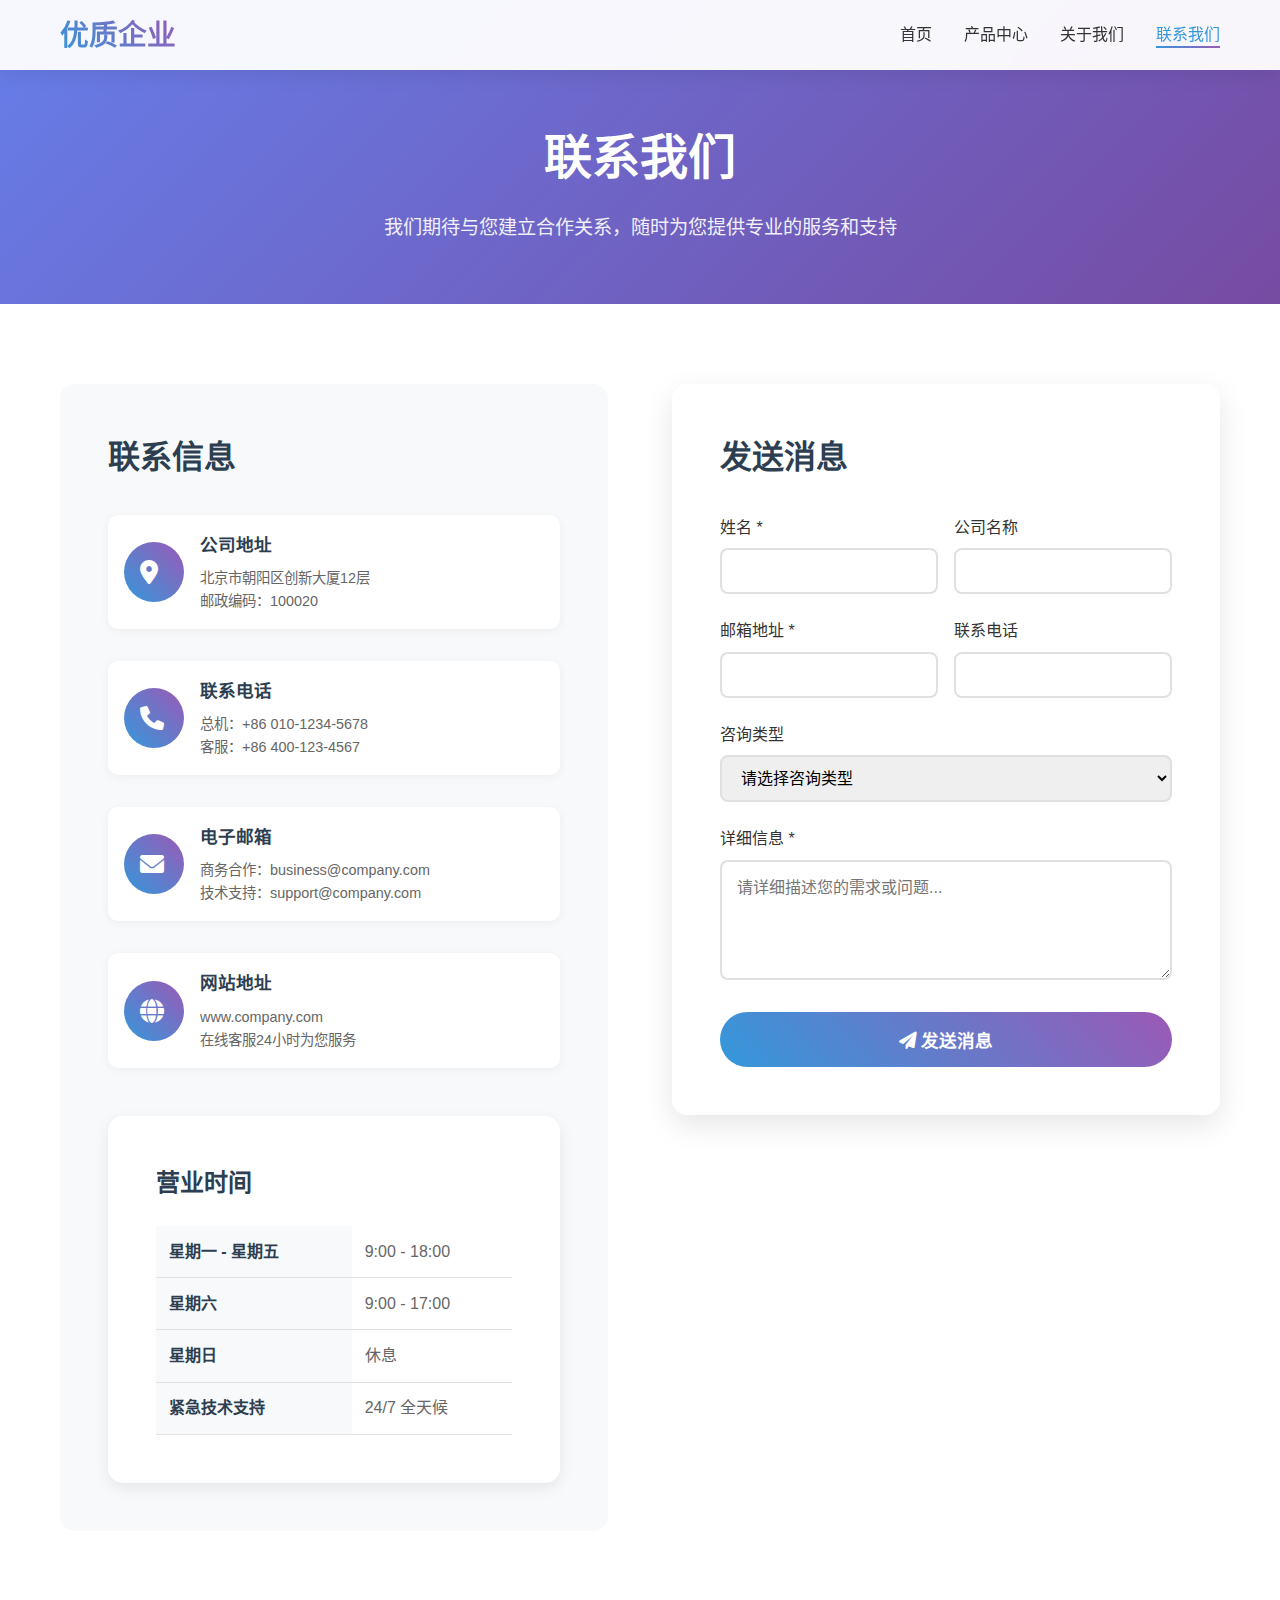
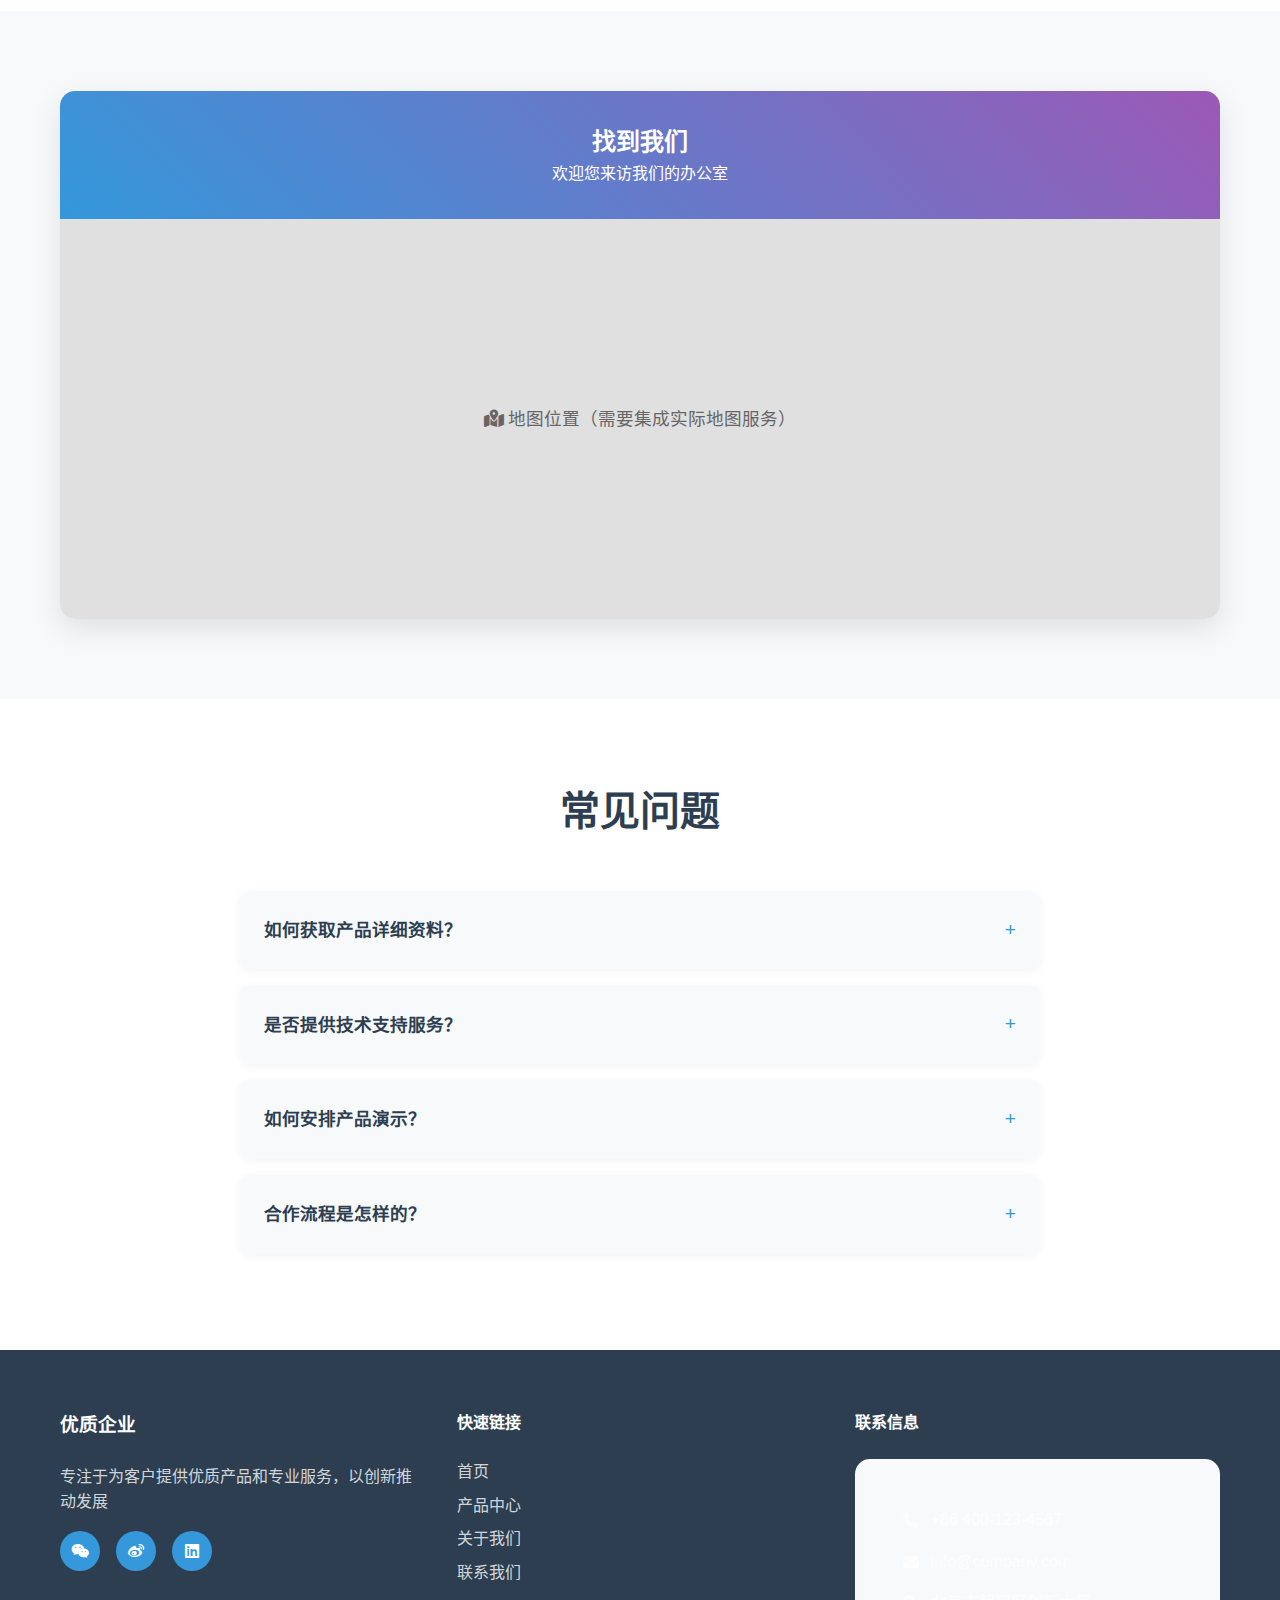
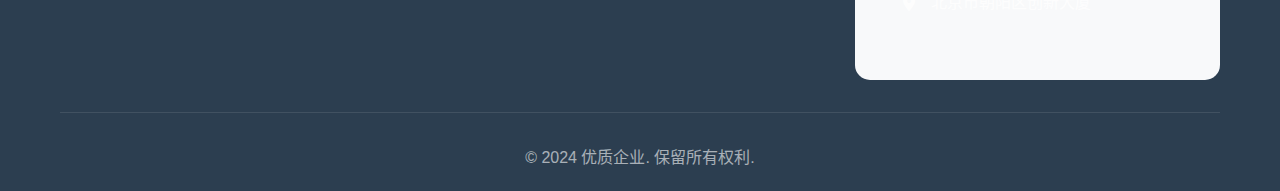
<file: contact.html>
<!DOCTYPE html>
<html lang="zh-CN">
<head>
    <meta charset="UTF-8">
    <meta name="viewport" content="width=device-width, initial-scale=1.0">
    <title>联系我们 - 优质企业</title>
    <link rel="stylesheet" href="css/style.css">
    <link href="https://cdnjs.cloudflare.com/ajax/libs/font-awesome/6.0.0/css/all.min.css" rel="stylesheet">
    <style>
        /* 联系我们页面特定样式 */
        .page-header {
            background: linear-gradient(135deg, #667eea 0%, #764ba2 100%);
            color: white;
            padding: 120px 0 60px;
            text-align: center;
        }
        
        .page-header h1 {
            font-size: 3rem;
            margin-bottom: 1rem;
        }
        
        .page-header p {
            font-size: 1.2rem;
            opacity: 0.9;
            max-width: 600px;
            margin: 0 auto;
        }
        
        .contact-section {
            padding: 80px 0;
        }
        
        .contact-container {
            display: grid;
            grid-template-columns: 1fr 1fr;
            gap: 4rem;
            align-items: start;
        }
        
        .contact-info {
            background: #f8f9fa;
            padding: 3rem;
            border-radius: 15px;
        }
        
        .contact-info h2 {
            color: #2c3e50;
            margin-bottom: 2rem;
            font-size: 2rem;
        }
        
        .contact-item {
            display: flex;
            align-items: center;
            margin-bottom: 2rem;
            padding: 1rem;
            background: white;
            border-radius: 10px;
            box-shadow: 0 2px 10px rgba(0, 0, 0, 0.05);
        }
        
        .contact-icon {
            width: 60px;
            height: 60px;
            background: linear-gradient(45deg, #3498db, #9b59b6);
            border-radius: 50%;
            display: flex;
            align-items: center;
            justify-content: center;
            margin-right: 1rem;
            font-size: 1.5rem;
            color: white;
        }
        
        .contact-details h3 {
            color: #2c3e50;
            margin-bottom: 0.5rem;
            font-size: 1.1rem;
        }
        
        .contact-details p {
            color: #666;
            margin: 0;
            font-size: 0.9rem;
        }
        
        .contact-form {
            background: white;
            padding: 3rem;
            border-radius: 15px;
            box-shadow: 0 10px 30px rgba(0, 0, 0, 0.1);
        }
        
        .contact-form h2 {
            color: #2c3e50;
            margin-bottom: 2rem;
            font-size: 2rem;
        }
        
        .form-group {
            margin-bottom: 1.5rem;
        }
        
        .form-group label {
            display: block;
            margin-bottom: 0.5rem;
            color: #333;
            font-weight: 500;
        }
        
        .form-group input,
        .form-group textarea,
        .form-group select {
            width: 100%;
            padding: 12px 15px;
            border: 2px solid #e0e0e0;
            border-radius: 8px;
            font-size: 1rem;
            transition: border-color 0.3s ease;
            font-family: inherit;
        }
        
        .form-group input:focus,
        .form-group textarea:focus,
        .form-group select:focus {
            outline: none;
            border-color: #3498db;
        }
        
        .form-group textarea {
            resize: vertical;
            min-height: 120px;
        }
        
        .form-row {
            display: grid;
            grid-template-columns: 1fr 1fr;
            gap: 1rem;
        }
        
        .submit-btn {
            background: linear-gradient(45deg, #3498db, #9b59b6);
            color: white;
            padding: 15px 40px;
            border: none;
            border-radius: 50px;
            font-size: 1.1rem;
            font-weight: 600;
            cursor: pointer;
            transition: all 0.3s ease;
            width: 100%;
        }
        
        .submit-btn:hover {
            transform: translateY(-2px);
            box-shadow: 0 10px 25px rgba(52, 152, 219, 0.3);
        }
        
        .map-section {
            padding: 80px 0;
            background: #f8f9fa;
        }
        
        .map-container {
            background: white;
            border-radius: 15px;
            overflow: hidden;
            box-shadow: 0 10px 30px rgba(0, 0, 0, 0.1);
        }
        
        .map-header {
            padding: 2rem;
            background: linear-gradient(45deg, #3498db, #9b59b6);
            color: white;
            text-align: center;
        }
        
        .map-embed {
            height: 400px;
            background: #e0e0e0;
            display: flex;
            align-items: center;
            justify-content: center;
            color: #666;
            font-size: 1.1rem;
        }
        
        .office-hours {
            background: white;
            padding: 3rem;
            border-radius: 15px;
            margin-top: 3rem;
            box-shadow: 0 5px 15px rgba(0, 0, 0, 0.08);
        }
        
        .office-hours h3 {
            color: #2c3e50;
            margin-bottom: 1.5rem;
            font-size: 1.5rem;
        }
        
        .hours-table {
            width: 100%;
            border-collapse: collapse;
        }
        
        .hours-table th,
        .hours-table td {
            padding: 0.8rem;
            text-align: left;
            border-bottom: 1px solid #e0e0e0;
        }
        
        .hours-table th {
            background: #f8f9fa;
            color: #2c3e50;
            font-weight: 600;
        }
        
        .hours-table td {
            color: #666;
        }
        
        .faq-section {
            padding: 80px 0;
        }
        
        .faq-container {
            max-width: 800px;
            margin: 0 auto;
        }
        
        .faq-item {
            background: white;
            margin-bottom: 1rem;
            border-radius: 10px;
            box-shadow: 0 2px 10px rgba(0, 0, 0, 0.05);
            overflow: hidden;
        }
        
        .faq-question {
            padding: 1.5rem;
            background: #f8f9fa;
            cursor: pointer;
            display: flex;
            justify-content: space-between;
            align-items: center;
            transition: background 0.3s ease;
        }
        
        .faq-question:hover {
            background: #e9ecef;
        }
        
        .faq-question h3 {
            color: #2c3e50;
            margin: 0;
            font-size: 1.1rem;
        }
        
        .faq-toggle {
            font-size: 1.2rem;
            color: #3498db;
            transition: transform 0.3s ease;
        }
        
        .faq-answer {
            padding: 0 1.5rem;
            max-height: 0;
            overflow: hidden;
            transition: all 0.3s ease;
        }
        
        .faq-answer.active {
            padding: 1.5rem;
            max-height: 200px;
        }
        
        .faq-answer p {
            color: #666;
            line-height: 1.6;
            margin: 0;
        }
        
        @media (max-width: 768px) {
            .page-header h1 {
                font-size: 2rem;
            }
            
            .contact-container {
                grid-template-columns: 1fr;
                gap: 2rem;
            }
            
            .contact-info,
            .contact-form {
                padding: 2rem;
            }
            
            .form-row {
                grid-template-columns: 1fr;
            }
            
            .contact-item {
                flex-direction: column;
                text-align: center;
            }
            
            .contact-icon {
                margin-right: 0;
                margin-bottom: 1rem;
            }
        }
    </style>
</head>
<body>
    <!-- 导航栏 -->
    <nav class="navbar">
        <div class="nav-container">
            <div class="nav-logo">
                <h2>优质企业</h2>
            </div>
            <ul class="nav-menu">
                <li class="nav-item">
                    <a href="index.html" class="nav-link">首页</a>
                </li>
                <li class="nav-item">
                    <a href="products.html" class="nav-link">产品中心</a>
                </li>
                <li class="nav-item">
                    <a href="about.html" class="nav-link">关于我们</a>
                </li>
                <li class="nav-item">
                    <a href="contact.html" class="nav-link active">联系我们</a>
                </li>
            </ul>
            <div class="nav-toggle">
                <span class="bar"></span>
                <span class="bar"></span>
                <span class="bar"></span>
            </div>
        </div>
    </nav>

    <!-- 页面头部 -->
    <section class="page-header">
        <div class="container">
            <h1>联系我们</h1>
            <p>我们期待与您建立合作关系，随时为您提供专业的服务和支持</p>
        </div>
    </section>

    <!-- 联系表单和信息 -->
    <section class="contact-section">
        <div class="container">
            <div class="contact-container">
                <!-- 联系信息 -->
                <div class="contact-info">
                    <h2>联系信息</h2>
                    <div class="contact-item">
                        <div class="contact-icon">
                            <i class="fas fa-map-marker-alt"></i>
                        </div>
                        <div class="contact-details">
                            <h3>公司地址</h3>
                            <p>北京市朝阳区创新大厦12层<br>邮政编码：100020</p>
                        </div>
                    </div>
                    <div class="contact-item">
                        <div class="contact-icon">
                            <i class="fas fa-phone"></i>
                        </div>
                        <div class="contact-details">
                            <h3>联系电话</h3>
                            <p>总机：+86 010-1234-5678<br>客服：+86 400-123-4567</p>
                        </div>
                    </div>
                    <div class="contact-item">
                        <div class="contact-icon">
                            <i class="fas fa-envelope"></i>
                        </div>
                        <div class="contact-details">
                            <h3>电子邮箱</h3>
                            <p>商务合作：business@company.com<br>技术支持：support@company.com</p>
                        </div>
                    </div>
                    <div class="contact-item">
                        <div class="contact-icon">
                            <i class="fas fa-globe"></i>
                        </div>
                        <div class="contact-details">
                            <h3>网站地址</h3>
                            <p>www.company.com<br>在线客服24小时为您服务</p>
                        </div>
                    </div>
                    
                    <!-- 营业时间 -->
                    <div class="office-hours">
                        <h3>营业时间</h3>
                        <table class="hours-table">
                            <tr>
                                <th>星期一 - 星期五</th>
                                <td>9:00 - 18:00</td>
                            </tr>
                            <tr>
                                <th>星期六</th>
                                <td>9:00 - 17:00</td>
                            </tr>
                            <tr>
                                <th>星期日</th>
                                <td>休息</td>
                            </tr>
                            <tr>
                                <th>紧急技术支持</th>
                                <td>24/7 全天候</td>
                            </tr>
                        </table>
                    </div>
                </div>

                <!-- 联系表单 -->
                <div class="contact-form">
                    <h2>发送消息</h2>
                    <form id="contact-form">
                        <div class="form-row">
                            <div class="form-group">
                                <label for="name">姓名 *</label>
                                <input type="text" id="name" name="name" required>
                            </div>
                            <div class="form-group">
                                <label for="company">公司名称</label>
                                <input type="text" id="company" name="company">
                            </div>
                        </div>
                        <div class="form-row">
                            <div class="form-group">
                                <label for="email">邮箱地址 *</label>
                                <input type="email" id="email" name="email" required>
                            </div>
                            <div class="form-group">
                                <label for="phone">联系电话</label>
                                <input type="tel" id="phone" name="phone">
                            </div>
                        </div>
                        <div class="form-group">
                            <label for="subject">咨询类型</label>
                            <select id="subject" name="subject">
                                <option value="">请选择咨询类型</option>
                                <option value="product">产品咨询</option>
                                <option value="service">服务咨询</option>
                                <option value="technical">技术支持</option>
                                <option value="partnership">合作洽谈</option>
                                <option value="complaint">投诉建议</option>
                                <option value="other">其他</option>
                            </select>
                        </div>
                        <div class="form-group">
                            <label for="message">详细信息 *</label>
                            <textarea id="message" name="message" placeholder="请详细描述您的需求或问题..." required></textarea>
                        </div>
                        <button type="submit" class="submit-btn">
                            <i class="fas fa-paper-plane"></i> 发送消息
                        </button>
                    </form>
                </div>
            </div>
        </div>
    </section>

    <!-- 地图位置 -->
    <section class="map-section">
        <div class="container">
            <div class="map-container">
                <div class="map-header">
                    <h2>找到我们</h2>
                    <p>欢迎您来访我们的办公室</p>
                </div>
                <div class="map-embed">
                    <p><i class="fas fa-map-marked-alt"></i> 地图位置（需要集成实际地图服务）</p>
                </div>
            </div>
        </div>
    </section>

    <!-- 常见问题 -->
    <section class="faq-section">
        <div class="container">
            <h2 class="section-title">常见问题</h2>
            <div class="faq-container">
                <div class="faq-item">
                    <div class="faq-question" onclick="toggleFaq(this)">
                        <h3>如何获取产品详细资料？</h3>
                        <span class="faq-toggle">+</span>
                    </div>
                    <div class="faq-answer">
                        <p>您可以通过以下方式获取产品详细资料：1）填写上方联系表单；2）直接致电我们的客服热线；3）发送邮件到我们的商务邮箱；4）访问我们的产品中心页面。</p>
                    </div>
                </div>
                <div class="faq-item">
                    <div class="faq-question" onclick="toggleFaq(this)">
                        <h3>是否提供技术支持服务？</h3>
                        <span class="faq-toggle">+</span>
                    </div>
                    <div class="faq-answer">
                        <p>是的，我们提供全面的技术支持服务，包括产品安装指导、使用培训、故障排除、远程协助等。我们的技术支持团队7x24小时为您服务。</p>
                    </div>
                </div>
                <div class="faq-item">
                    <div class="faq-question" onclick="toggleFaq(this)">
                        <h3>如何安排产品演示？</h3>
                        <span class="faq-toggle">+</span>
                    </div>
                    <div class="faq-answer">
                        <p>我们很乐意为您安排产品演示。请通过联系表单提交您的需求，或直接致电我们，我们会根据您的时间安排专业的技术人员进行现场或在线演示。</p>
                    </div>
                </div>
                <div class="faq-item">
                    <div class="faq-question" onclick="toggleFaq(this)">
                        <h3>合作流程是怎样的？</h3>
                        <span class="faq-toggle">+</span>
                    </div>
                    <div class="faq-answer">
                        <p>合作流程一般包括：需求沟通 → 方案设计 → 报价确认 → 合同签署 → 项目实施 → 验收交付 → 后续服务。具体流程会根据项目复杂度进行调整。</p>
                    </div>
                </div>
            </div>
        </div>
    </section>

    <!-- 页脚 -->
    <footer class="footer">
        <div class="container">
            <div class="footer-content">
                <div class="footer-section">
                    <h3>优质企业</h3>
                    <p>专注于为客户提供优质产品和专业服务，以创新推动发展</p>
                    <div class="social-links">
                        <a href="#"><i class="fab fa-weixin"></i></a>
                        <a href="#"><i class="fab fa-weibo"></i></a>
                        <a href="#"><i class="fab fa-linkedin"></i></a>
                    </div>
                </div>
                <div class="footer-section">
                    <h4>快速链接</h4>
                    <ul>
                        <li><a href="index.html">首页</a></li>
                        <li><a href="products.html">产品中心</a></li>
                        <li><a href="about.html">关于我们</a></li>
                        <li><a href="contact.html">联系我们</a></li>
                    </ul>
                </div>
                <div class="footer-section">
                    <h4>联系信息</h4>
                    <div class="contact-info">
                        <p><i class="fas fa-phone"></i> +86 400-123-4567</p>
                        <p><i class="fas fa-envelope"></i> info@company.com</p>
                        <p><i class="fas fa-map-marker-alt"></i> 北京市朝阳区创新大厦</p>
                    </div>
                </div>
            </div>
            <div class="footer-bottom">
                <p>&copy; 2024 优质企业. 保留所有权利.</p>
            </div>
        </div>
    </footer>

    <script src="js/script.js"></script>
    <script>
        // FAQ切换功能
        function toggleFaq(element) {
            const answer = element.nextElementSibling;
            const toggle = element.querySelector('.faq-toggle');
            
            // 关闭其他FAQ
            document.querySelectorAll('.faq-answer').forEach(item => {
                if (item !== answer && item.classList.contains('active')) {
                    item.classList.remove('active');
                    item.previousElementSibling.querySelector('.faq-toggle').textContent = '+';
                }
            });
            
            // 切换当前FAQ
            answer.classList.toggle('active');
            toggle.textContent = answer.classList.contains('active') ? '−' : '+';
        }
        
        // 表单验证和提交
        document.getElementById('contact-form').addEventListener('submit', function(e) {
            e.preventDefault();
            
            // 获取表单数据
            const formData = new FormData(this);
            const name = formData.get('name').trim();
            const email = formData.get('email').trim();
            const message = formData.get('message').trim();
            
            // 验证必填字段
            if (!name || !email || !message) {
                showNotification('请填写所有必填字段', 'error');
                return;
            }
            
            // 验证邮箱格式
            const emailRegex = /^[^\s@]+@[^\s@]+\.[^\s@]+$/;
            if (!emailRegex.test(email)) {
                showNotification('请输入正确的邮箱地址', 'error');
                return;
            }
            
            // 模拟提交成功
            showNotification('感谢您的留言！我们会在24小时内回复您。', 'success');
            this.reset();
        });
        
        // 通知函数
        function showNotification(message, type = 'info') {
            const notification = document.createElement('div');
            notification.className = `notification notification-${type}`;
            notification.textContent = message;
            
            notification.style.cssText = `
                position: fixed;
                top: 20px;
                right: 20px;
                padding: 15px 20px;
                border-radius: 5px;
                color: white;
                font-weight: 500;
                z-index: 10000;
                transform: translateX(100%);
                transition: transform 0.3s ease;
                max-width: 300px;
            `;
            
            switch(type) {
                case 'success':
                    notification.style.background = '#27ae60';
                    break;
                case 'error':
                    notification.style.background = '#e74c3c';
                    break;
                default:
                    notification.style.background = '#3498db';
            }
            
            document.body.appendChild(notification);
            
            setTimeout(() => {
                notification.style.transform = 'translateX(0)';
            }, 100);
            
            setTimeout(() => {
                notification.style.transform = 'translateX(100%)';
                setTimeout(() => {
                    document.body.removeChild(notification);
                }, 300);
            }, 3000);
        }
    </script>
</body>
</html>
</file>
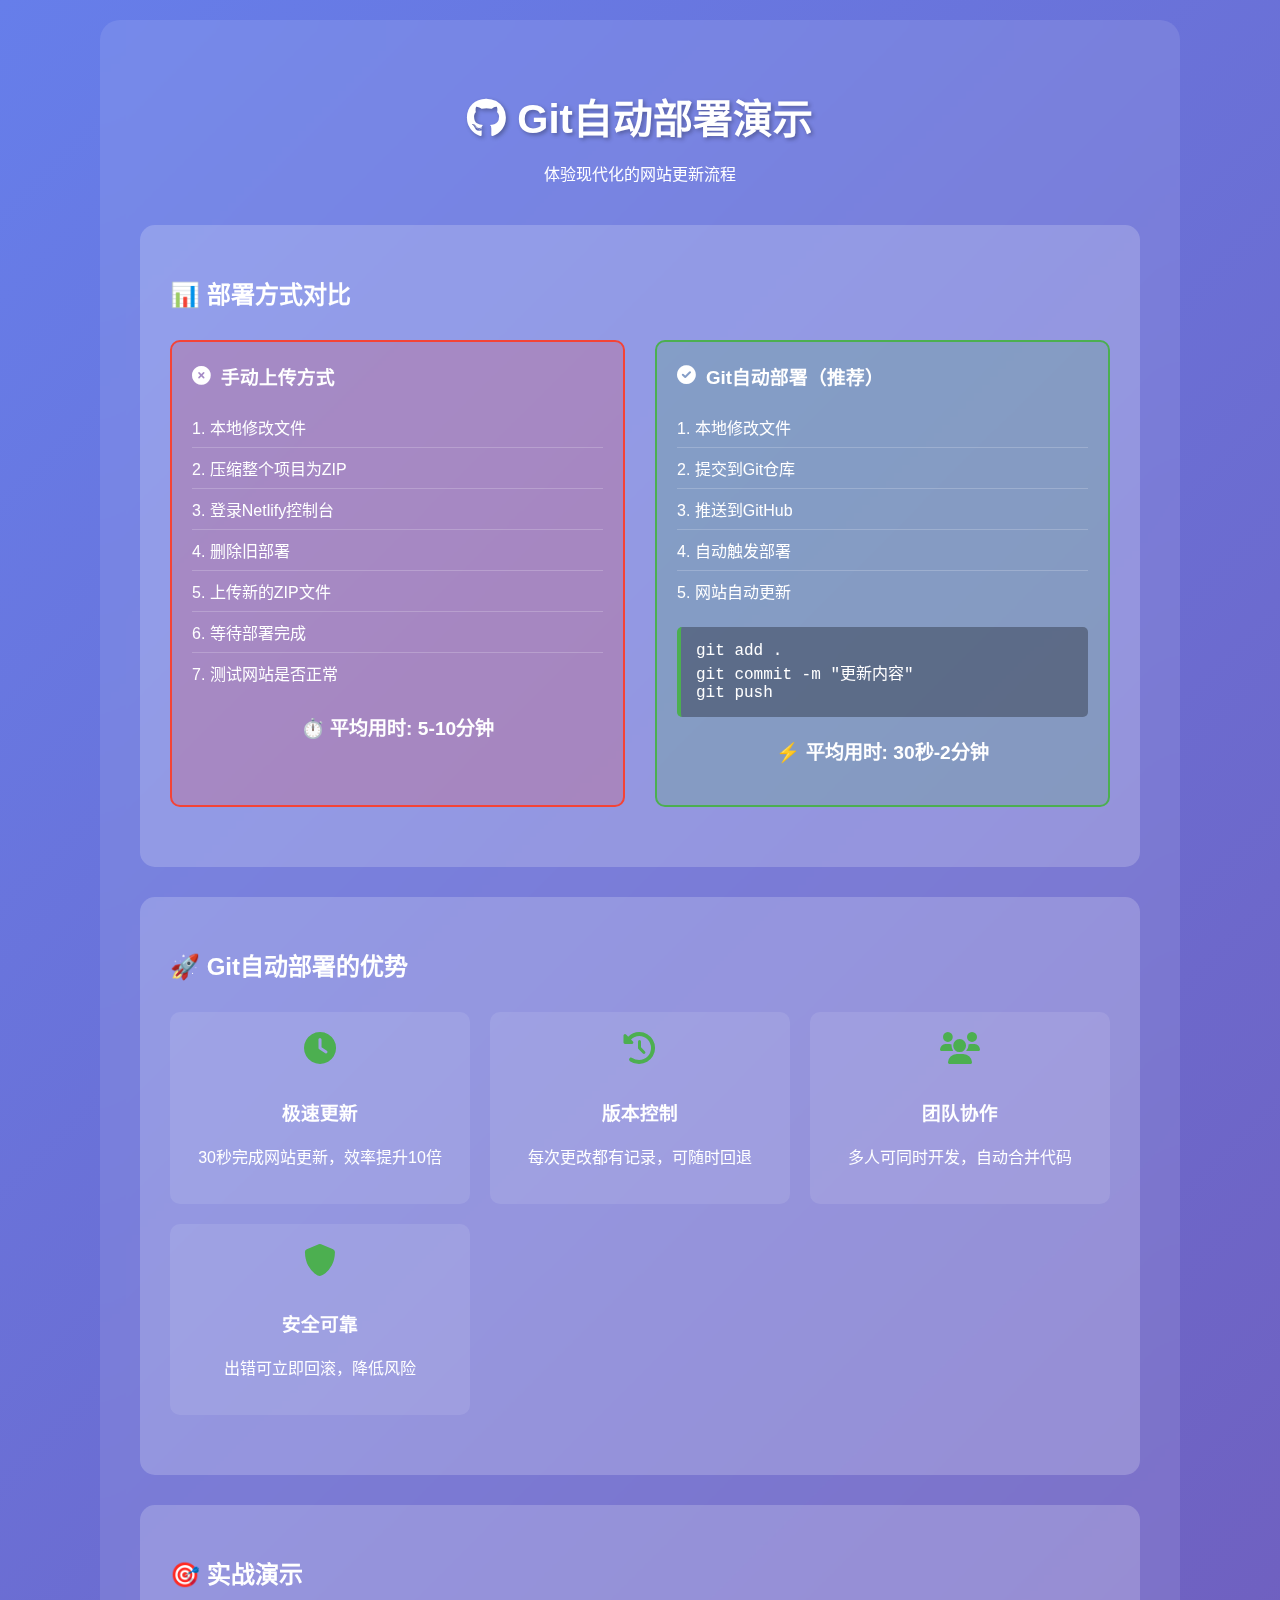
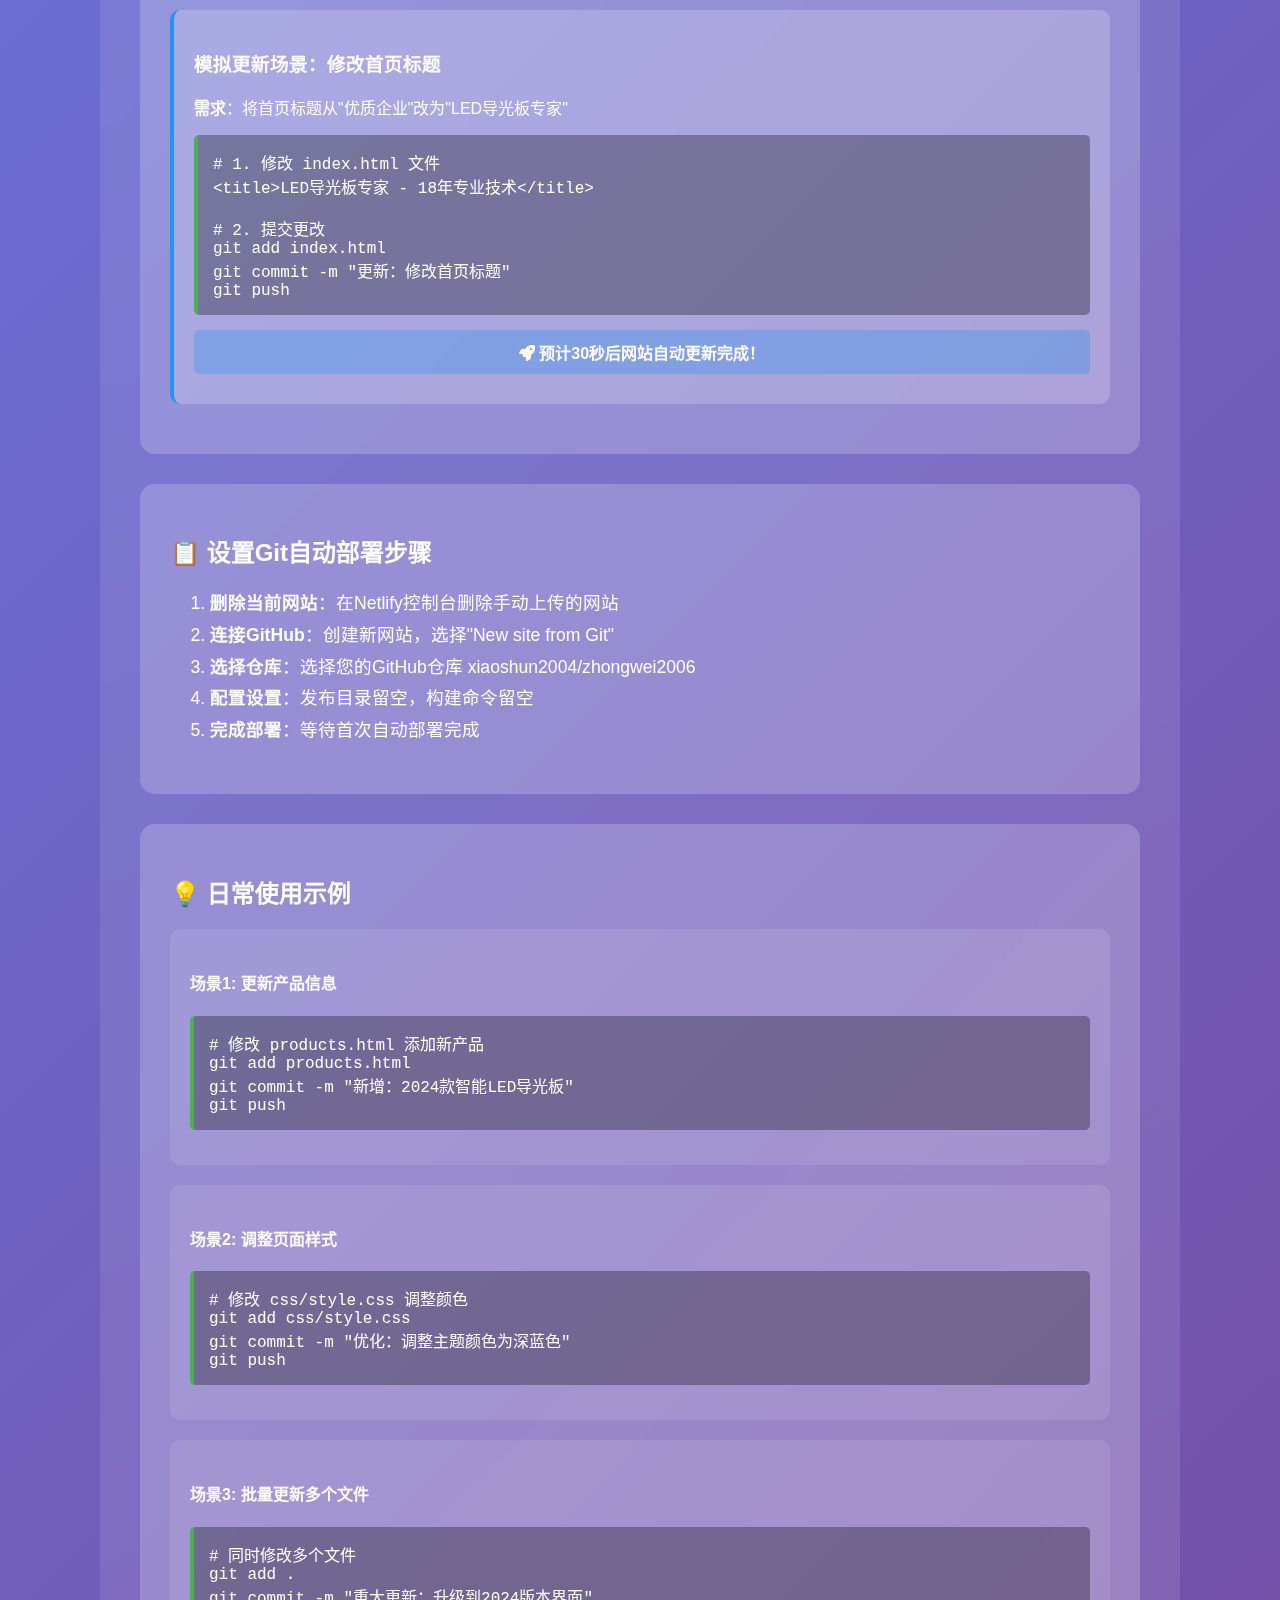
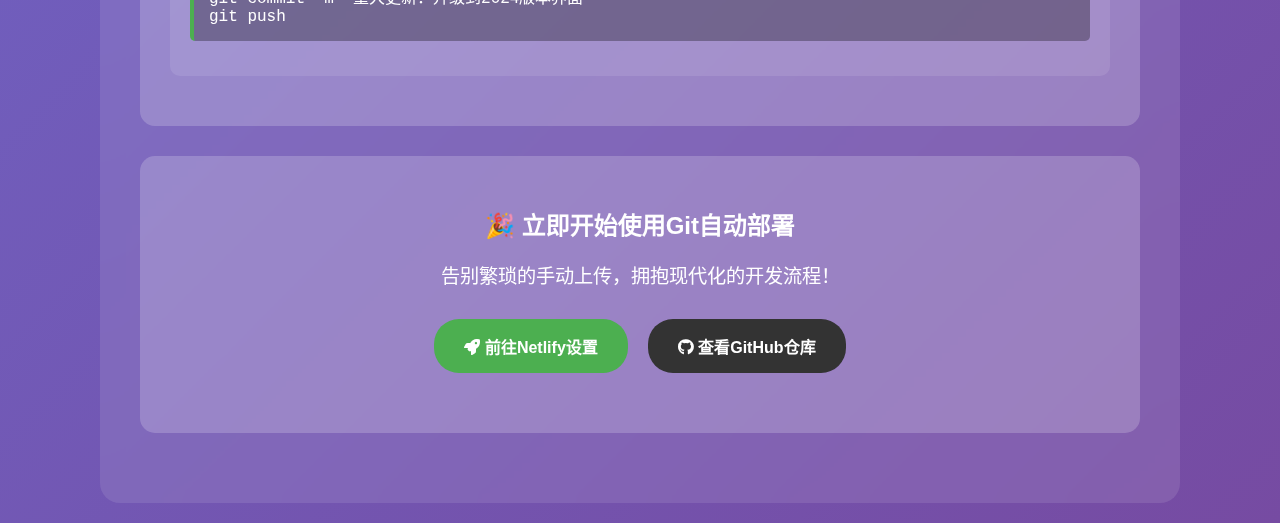
<file: git-deploy-demo.html>
<!DOCTYPE html>
<html lang="zh-CN">
<head>
    <meta charset="UTF-8">
    <meta name="viewport" content="width=device-width, initial-scale=1.0">
    <title>Git自动部署演示 - LED导光板企业官网</title>
    <style>
        body {
            font-family: 'Arial', sans-serif;
            margin: 0;
            padding: 20px;
            background: linear-gradient(135deg, #667eea 0%, #764ba2 100%);
            min-height: 100vh;
            color: white;
        }
        .container {
            max-width: 1000px;
            margin: 0 auto;
            background: rgba(255, 255, 255, 0.1);
            border-radius: 20px;
            padding: 40px;
            backdrop-filter: blur(10px);
        }
        .header {
            text-align: center;
            margin-bottom: 40px;
        }
        .header h1 {
            font-size: 2.5rem;
            margin-bottom: 10px;
            text-shadow: 2px 2px 4px rgba(0, 0, 0, 0.3);
        }
        .demo-section {
            background: rgba(255, 255, 255, 0.2);
            border-radius: 15px;
            padding: 30px;
            margin-bottom: 30px;
        }
        .comparison {
            display: grid;
            grid-template-columns: 1fr 1fr;
            gap: 30px;
            margin: 30px 0;
        }
        .method {
            background: rgba(255, 255, 255, 0.1);
            border-radius: 10px;
            padding: 20px;
            border: 2px solid transparent;
        }
        .method.recommended {
            border-color: #4CAF50;
            background: rgba(76, 175, 80, 0.2);
        }
        .method.old {
            border-color: #f44336;
            background: rgba(244, 67, 54, 0.2);
        }
        .method h3 {
            margin-top: 0;
            display: flex;
            align-items: center;
            gap: 10px;
        }
        .steps {
            list-style: none;
            padding: 0;
        }
        .steps li {
            padding: 8px 0;
            border-bottom: 1px solid rgba(255, 255, 255, 0.2);
        }
        .steps li:last-child {
            border-bottom: none;
        }
        .command {
            background: rgba(0, 0, 0, 0.3);
            border-radius: 5px;
            padding: 15px;
            font-family: 'Courier New', monospace;
            margin: 15px 0;
            border-left: 4px solid #4CAF50;
        }
        .time-comparison {
            text-align: center;
            font-size: 1.2rem;
            font-weight: bold;
            margin: 20px 0;
        }
        .benefits {
            display: grid;
            grid-template-columns: repeat(auto-fit, minmax(250px, 1fr));
            gap: 20px;
            margin: 30px 0;
        }
        .benefit {
            background: rgba(255, 255, 255, 0.1);
            border-radius: 10px;
            padding: 20px;
            text-align: center;
        }
        .benefit i {
            font-size: 2rem;
            margin-bottom: 15px;
            color: #4CAF50;
        }
        .demo-update {
            background: rgba(255, 255, 255, 0.2);
            border-radius: 10px;
            padding: 20px;
            margin: 20px 0;
            border-left: 4px solid #2196F3;
        }
        .update-time {
            background: rgba(33, 150, 243, 0.3);
            border-radius: 5px;
            padding: 10px;
            text-align: center;
            font-weight: bold;
            margin: 10px 0;
        }
        @media (max-width: 768px) {
            .comparison {
                grid-template-columns: 1fr;
            }
            .container {
                padding: 20px;
            }
            .header h1 {
                font-size: 2rem;
            }
        }
    </style>
    <link href="https://cdnjs.cloudflare.com/ajax/libs/font-awesome/6.0.0/css/all.min.css" rel="stylesheet">
</head>
<body>
    <div class="container">
        <div class="header">
            <h1><i class="fab fa-github"></i> Git自动部署演示</h1>
            <p>体验现代化的网站更新流程</p>
        </div>

        <div class="demo-section">
            <h2>📊 部署方式对比</h2>
            <div class="comparison">
                <div class="method old">
                    <h3><i class="fas fa-times-circle"></i> 手动上传方式</h3>
                    <ul class="steps">
                        <li>1. 本地修改文件</li>
                        <li>2. 压缩整个项目为ZIP</li>
                        <li>3. 登录Netlify控制台</li>
                        <li>4. 删除旧部署</li>
                        <li>5. 上传新的ZIP文件</li>
                        <li>6. 等待部署完成</li>
                        <li>7. 测试网站是否正常</li>
                    </ul>
                    <div class="time-comparison">
                        ⏱️ 平均用时: 5-10分钟
                    </div>
                </div>

                <div class="method recommended">
                    <h3><i class="fas fa-check-circle"></i> Git自动部署（推荐）</h3>
                    <ul class="steps">
                        <li>1. 本地修改文件</li>
                        <li>2. 提交到Git仓库</li>
                        <li>3. 推送到GitHub</li>
                        <li>4. 自动触发部署</li>
                        <li>5. 网站自动更新</li>
                    </ul>
                    <div class="command">
                        git add .<br>
                        git commit -m "更新内容"<br>
                        git push
                    </div>
                    <div class="time-comparison">
                        ⚡ 平均用时: 30秒-2分钟
                    </div>
                </div>
            </div>
        </div>

        <div class="demo-section">
            <h2>🚀 Git自动部署的优势</h2>
            <div class="benefits">
                <div class="benefit">
                    <i class="fas fa-clock"></i>
                    <h3>极速更新</h3>
                    <p>30秒完成网站更新，效率提升10倍</p>
                </div>
                <div class="benefit">
                    <i class="fas fa-history"></i>
                    <h3>版本控制</h3>
                    <p>每次更改都有记录，可随时回退</p>
                </div>
                <div class="benefit">
                    <i class="fas fa-users"></i>
                    <h3>团队协作</h3>
                    <p>多人可同时开发，自动合并代码</p>
                </div>
                <div class="benefit">
                    <i class="fas fa-shield-alt"></i>
                    <h3>安全可靠</h3>
                    <p>出错可立即回滚，降低风险</p>
                </div>
            </div>
        </div>

        <div class="demo-section">
            <h2>🎯 实战演示</h2>
            <div class="demo-update">
                <h3>模拟更新场景：修改首页标题</h3>
                <p><strong>需求</strong>：将首页标题从"优质企业"改为"LED导光板专家"</p>
                
                <div class="command">
                    # 1. 修改 index.html 文件<br>
                    &lt;title&gt;LED导光板专家 - 18年专业技术&lt;/title&gt;<br><br>
                    
                    # 2. 提交更改<br>
                    git add index.html<br>
                    git commit -m "更新：修改首页标题"<br>
                    git push
                </div>
                
                <div class="update-time">
                    <i class="fas fa-rocket"></i> 预计30秒后网站自动更新完成！
                </div>
            </div>
        </div>

        <div class="demo-section">
            <h2>📋 设置Git自动部署步骤</h2>
            <ol style="font-size: 1.1rem; line-height: 1.8;">
                <li><strong>删除当前网站</strong>：在Netlify控制台删除手动上传的网站</li>
                <li><strong>连接GitHub</strong>：创建新网站，选择"New site from Git"</li>
                <li><strong>选择仓库</strong>：选择您的GitHub仓库 xiaoshun2004/zhongwei2006</li>
                <li><strong>配置设置</strong>：发布目录留空，构建命令留空</li>
                <li><strong>完成部署</strong>：等待首次自动部署完成</li>
            </ol>
        </div>

        <div class="demo-section">
            <h2>💡 日常使用示例</h2>
            
            <div style="background: rgba(255,255,255,0.1); border-radius: 10px; padding: 20px; margin: 20px 0;">
                <h4>场景1: 更新产品信息</h4>
                <div class="command">
                    # 修改 products.html 添加新产品<br>
                    git add products.html<br>
                    git commit -m "新增：2024款智能LED导光板"<br>
                    git push
                </div>
            </div>

            <div style="background: rgba(255,255,255,0.1); border-radius: 10px; padding: 20px; margin: 20px 0;">
                <h4>场景2: 调整页面样式</h4>
                <div class="command">
                    # 修改 css/style.css 调整颜色<br>
                    git add css/style.css<br>
                    git commit -m "优化：调整主题颜色为深蓝色"<br>
                    git push
                </div>
            </div>

            <div style="background: rgba(255,255,255,0.1); border-radius: 10px; padding: 20px; margin: 20px 0;">
                <h4>场景3: 批量更新多个文件</h4>
                <div class="command">
                    # 同时修改多个文件<br>
                    git add .<br>
                    git commit -m "重大更新：升级到2024版本界面"<br>
                    git push
                </div>
            </div>
        </div>

        <div class="demo-section" style="text-align: center;">
            <h2>🎉 立即开始使用Git自动部署</h2>
            <p style="font-size: 1.2rem; margin: 20px 0;">
                告别繁琐的手动上传，拥抱现代化的开发流程！
            </p>
            <div style="display: flex; gap: 20px; justify-content: center; flex-wrap: wrap; margin: 30px 0;">
                <a href="https://app.netlify.com/" target="_blank" 
                   style="background: #4CAF50; color: white; padding: 15px 30px; border-radius: 25px; text-decoration: none; font-weight: bold;">
                    <i class="fas fa-rocket"></i> 前往Netlify设置
                </a>
                <a href="https://github.com/xiaoshun2004/zhongwei2006" target="_blank"
                   style="background: #333; color: white; padding: 15px 30px; border-radius: 25px; text-decoration: none; font-weight: bold;">
                    <i class="fab fa-github"></i> 查看GitHub仓库
                </a>
            </div>
        </div>
    </div>

    <script>
        // 动态显示当前时间
        function updateTime() {
            const now = new Date();
            const timeStr = now.toLocaleString('zh-CN');
            document.title = `Git自动部署演示 - ${timeStr}`;
        }
        
        setInterval(updateTime, 1000);
        updateTime();

        // 模拟实时更新效果
        function simulateUpdate() {
            const updateElement = document.querySelector('.update-time');
            if (updateElement) {
                let countdown = 30;
                const interval = setInterval(() => {
                    updateElement.innerHTML = `<i class="fas fa-spinner fa-spin"></i> ${countdown}秒后自动更新完成...`;
                    countdown--;
                    if (countdown < 0) {
                        clearInterval(interval);
                        updateElement.innerHTML = '<i class="fas fa-check-circle"></i> 网站更新完成！🎉';
                        updateElement.style.background = 'rgba(76, 175, 80, 0.5)';
                    }
                }, 1000);
            }
        }

        // 页面加载后3秒开始模拟
        setTimeout(simulateUpdate, 3000);
    </script>
</body>
</html>
</file>
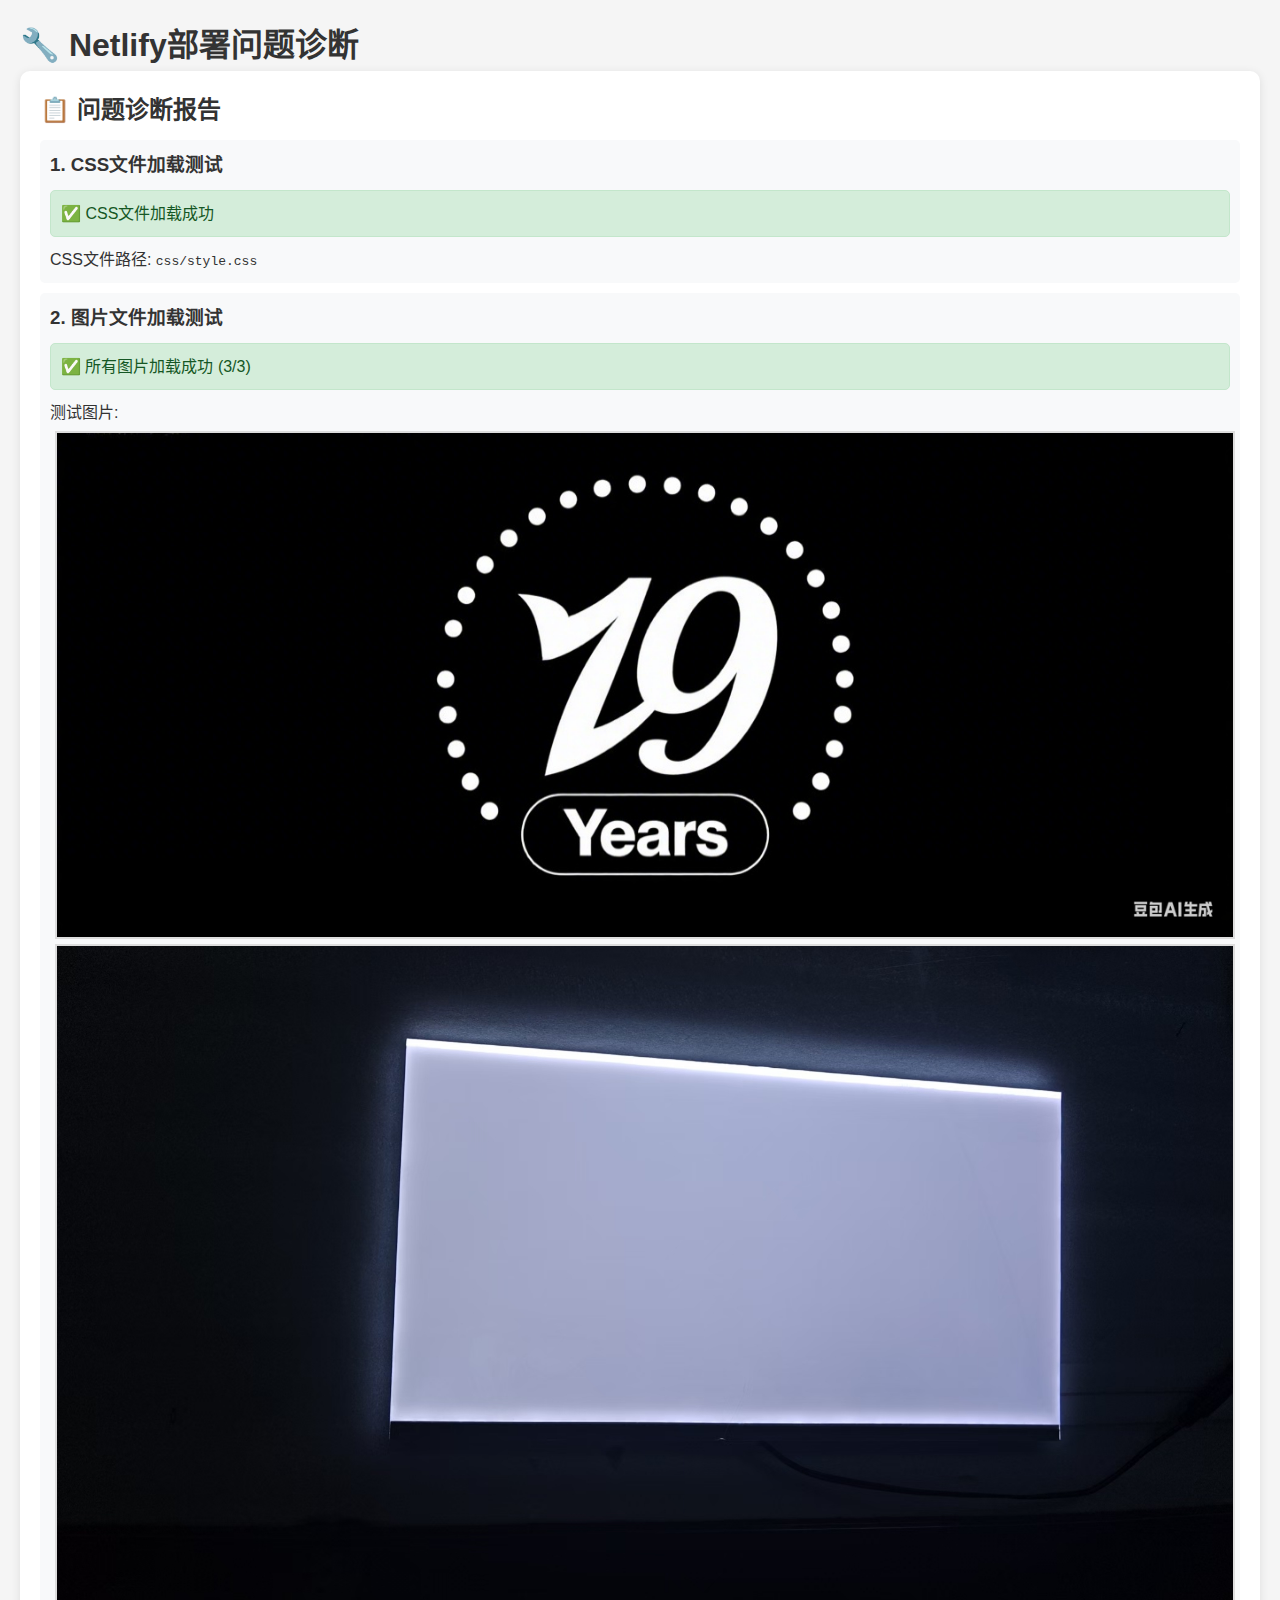
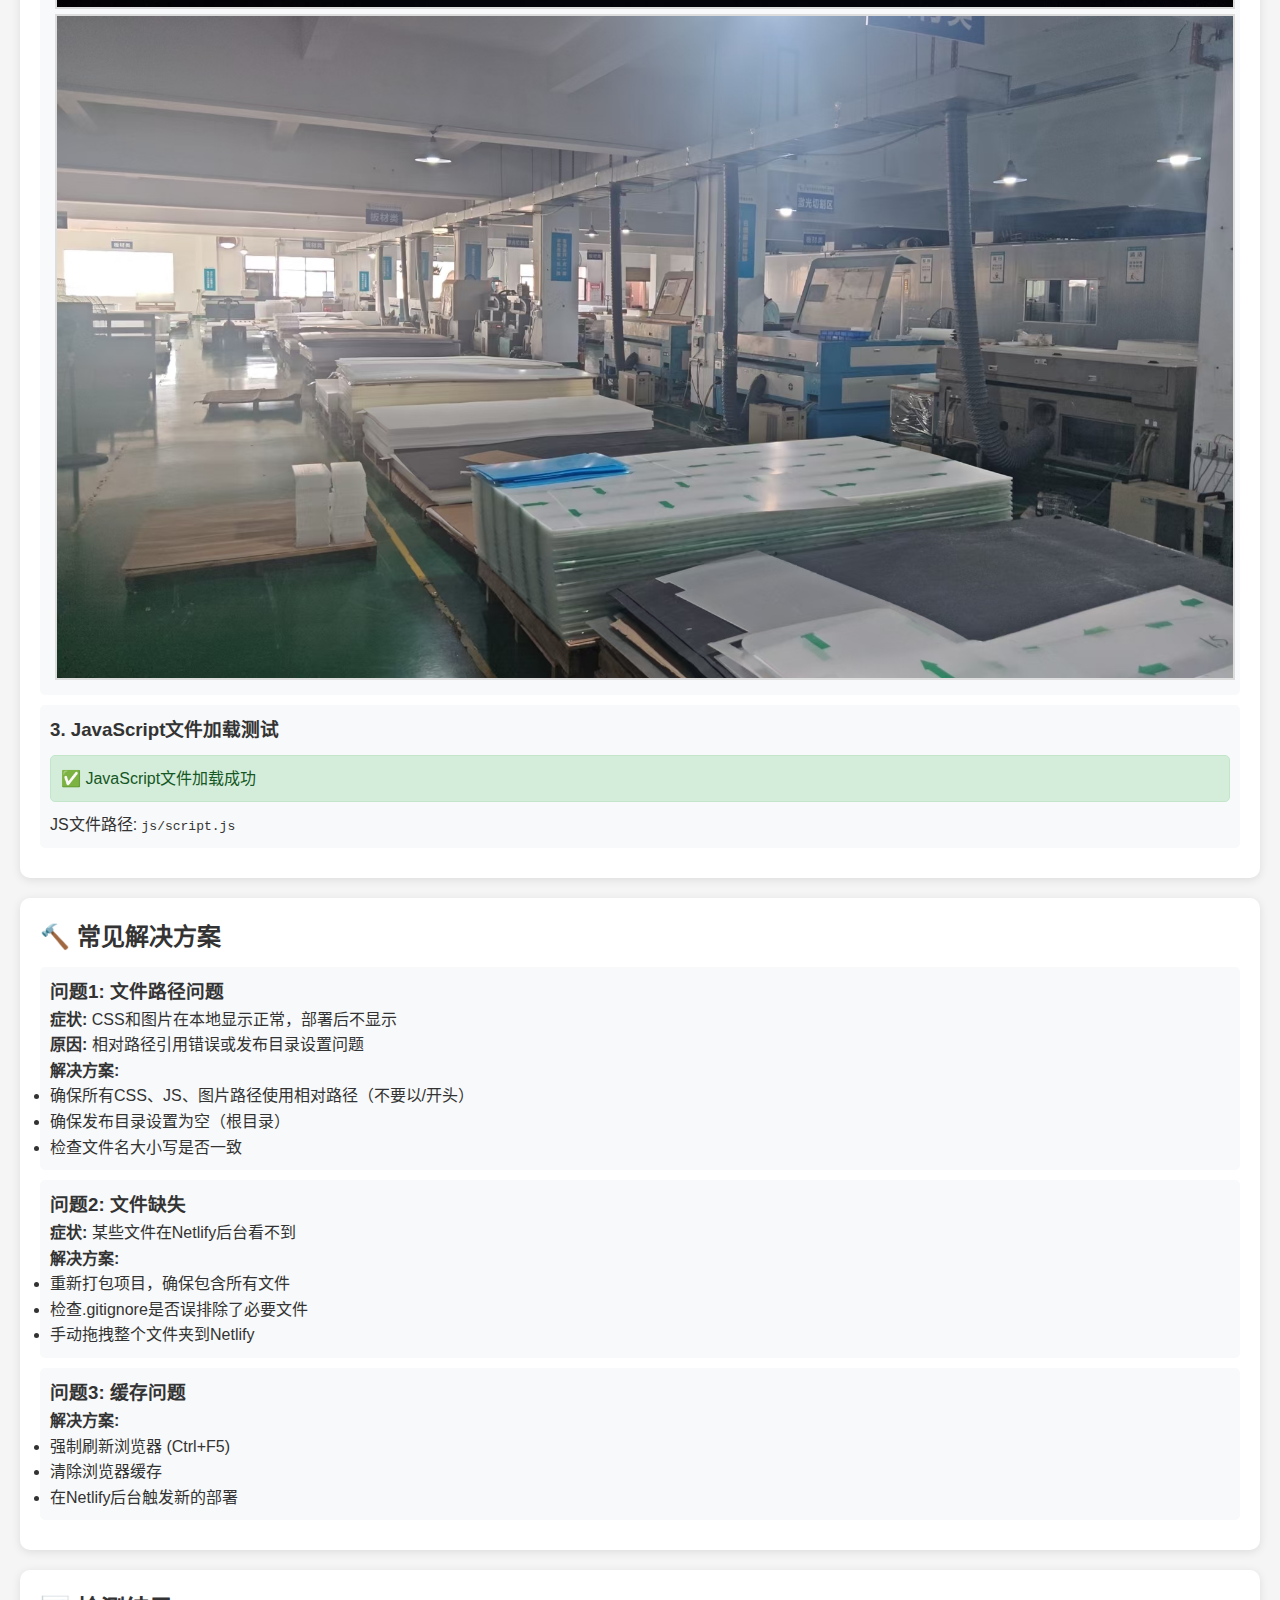
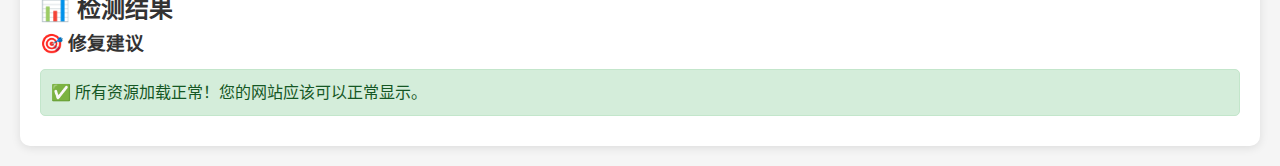
<file: netlify-fix.html>
<!DOCTYPE html>
<html lang="zh-CN">
<head>
    <meta charset="UTF-8">
    <meta name="viewport" content="width=device-width, initial-scale=1.0">
    <title>Netlify部署测试</title>
    <style>
        body {
            font-family: Arial, sans-serif;
            margin: 20px;
            background: #f5f5f5;
        }
        .test-container {
            background: white;
            padding: 20px;
            border-radius: 10px;
            margin-bottom: 20px;
            box-shadow: 0 2px 10px rgba(0,0,0,0.1);
        }
        .status {
            padding: 10px;
            border-radius: 5px;
            margin: 10px 0;
        }
        .success { background: #d4edda; color: #155724; border: 1px solid #c3e6cb; }
        .error { background: #f8d7da; color: #721c24; border: 1px solid #f5c6cb; }
        .warning { background: #fff3cd; color: #856404; border: 1px solid #ffeaa7; }
        img { max-width: 200px; border: 2px solid #ddd; margin: 5px; }
        .file-test { margin: 10px 0; padding: 10px; background: #f8f9fa; border-radius: 5px; }
    </style>
</head>
<body>
    <h1>🔧 Netlify部署问题诊断</h1>
    
    <div class="test-container">
        <h2>📋 问题诊断报告</h2>
        
        <div class="file-test">
            <h3>1. CSS文件加载测试</h3>
            <div id="css-test" class="status warning">正在检测CSS文件...</div>
            <p>CSS文件路径: <code>css/style.css</code></p>
        </div>
        
        <div class="file-test">
            <h3>2. 图片文件加载测试</h3>
            <div id="img-test" class="status warning">正在检测图片文件...</div>
            <p>测试图片:</p>
            <img src="images/19yearrs.png" alt="19年历程" onerror="imageError(this, '19yearrs.png')" onload="imageSuccess(this, '19yearrs.png')">
            <img src="images/prod1.jpg" alt="产品1" onerror="imageError(this, 'prod1.jpg')" onload="imageSuccess(this, 'prod1.jpg')">
            <img src="images/factory1.jpg" alt="工厂1" onerror="imageError(this, 'factory1.jpg')" onload="imageSuccess(this, 'factory1.jpg')">
        </div>
        
        <div class="file-test">
            <h3>3. JavaScript文件加载测试</h3>
            <div id="js-test" class="status warning">正在检测JS文件...</div>
            <p>JS文件路径: <code>js/script.js</code></p>
        </div>
    </div>
    
    <div class="test-container">
        <h2>🔨 常见解决方案</h2>
        
        <div class="file-test">
            <h3>问题1: 文件路径问题</h3>
            <p><strong>症状:</strong> CSS和图片在本地显示正常，部署后不显示</p>
            <p><strong>原因:</strong> 相对路径引用错误或发布目录设置问题</p>
            <p><strong>解决方案:</strong></p>
            <ul>
                <li>确保所有CSS、JS、图片路径使用相对路径（不要以/开头）</li>
                <li>确保发布目录设置为空（根目录）</li>
                <li>检查文件名大小写是否一致</li>
            </ul>
        </div>
        
        <div class="file-test">
            <h3>问题2: 文件缺失</h3>
            <p><strong>症状:</strong> 某些文件在Netlify后台看不到</p>
            <p><strong>解决方案:</strong></p>
            <ul>
                <li>重新打包项目，确保包含所有文件</li>
                <li>检查.gitignore是否误排除了必要文件</li>
                <li>手动拖拽整个文件夹到Netlify</li>
            </ul>
        </div>
        
        <div class="file-test">
            <h3>问题3: 缓存问题</h3>
            <p><strong>解决方案:</strong></p>
            <ul>
                <li>强制刷新浏览器 (Ctrl+F5)</li>
                <li>清除浏览器缓存</li>
                <li>在Netlify后台触发新的部署</li>
            </ul>
        </div>
    </div>
    
    <div class="test-container">
        <h2>📊 检测结果</h2>
        <div id="results"></div>
    </div>

    <script>
        let loadedImages = 0;
        let failedImages = 0;
        let totalImages = 3;
        
        // 检测CSS
        function checkCSS() {
            const link = document.createElement('link');
            link.rel = 'stylesheet';
            link.href = 'css/style.css';
            link.onload = function() {
                document.getElementById('css-test').className = 'status success';
                document.getElementById('css-test').textContent = '✅ CSS文件加载成功';
            };
            link.onerror = function() {
                document.getElementById('css-test').className = 'status error';
                document.getElementById('css-test').textContent = '❌ CSS文件加载失败 - 检查路径: css/style.css';
            };
            document.head.appendChild(link);
        }
        
        // 检测JavaScript
        function checkJS() {
            const script = document.createElement('script');
            script.src = 'js/script.js';
            script.onload = function() {
                document.getElementById('js-test').className = 'status success';
                document.getElementById('js-test').textContent = '✅ JavaScript文件加载成功';
            };
            script.onerror = function() {
                document.getElementById('js-test').className = 'status error';
                document.getElementById('js-test').textContent = '❌ JavaScript文件加载失败 - 检查路径: js/script.js';
            };
            document.head.appendChild(script);
        }
        
        function imageSuccess(img, filename) {
            loadedImages++;
            updateImageStatus();
        }
        
        function imageError(img, filename) {
            failedImages++;
            img.style.border = '2px solid red';
            img.alt = `❌ ${filename} 加载失败`;
            updateImageStatus();
        }
        
        function updateImageStatus() {
            if (loadedImages + failedImages === totalImages) {
                const status = document.getElementById('img-test');
                if (failedImages === 0) {
                    status.className = 'status success';
                    status.textContent = `✅ 所有图片加载成功 (${loadedImages}/${totalImages})`;
                } else {
                    status.className = 'status error';
                    status.textContent = `❌ 图片加载失败 ${failedImages}/${totalImages} - 成功: ${loadedImages}`;
                }
                
                // 生成详细报告
                generateReport();
            }
        }
        
        function generateReport() {
            const results = document.getElementById('results');
            results.innerHTML = `
                <h3>🎯 修复建议</h3>
                <div class="status ${failedImages === 0 ? 'success' : 'warning'}">
                    ${failedImages === 0 ? 
                        '✅ 所有资源加载正常！您的网站应该可以正常显示。' : 
                        `⚠️ 发现 ${failedImages} 个资源加载问题，请按以下步骤修复:`
                    }
                </div>
                ${failedImages > 0 ? `
                <ol>
                    <li><strong>重新部署:</strong> 确保所有文件都已上传</li>
                    <li><strong>检查路径:</strong> 确认images/、css/、js/文件夹结构正确</li>
                    <li><strong>文件名:</strong> 检查文件名大小写是否一致</li>
                    <li><strong>等待:</strong> 部署可能需要几分钟生效</li>
                </ol>
                ` : ''}
            `;
        }
        
        // 启动检测
        window.onload = function() {
            checkCSS();
            checkJS();
        };
    </script>
</body>
</html>
</file>
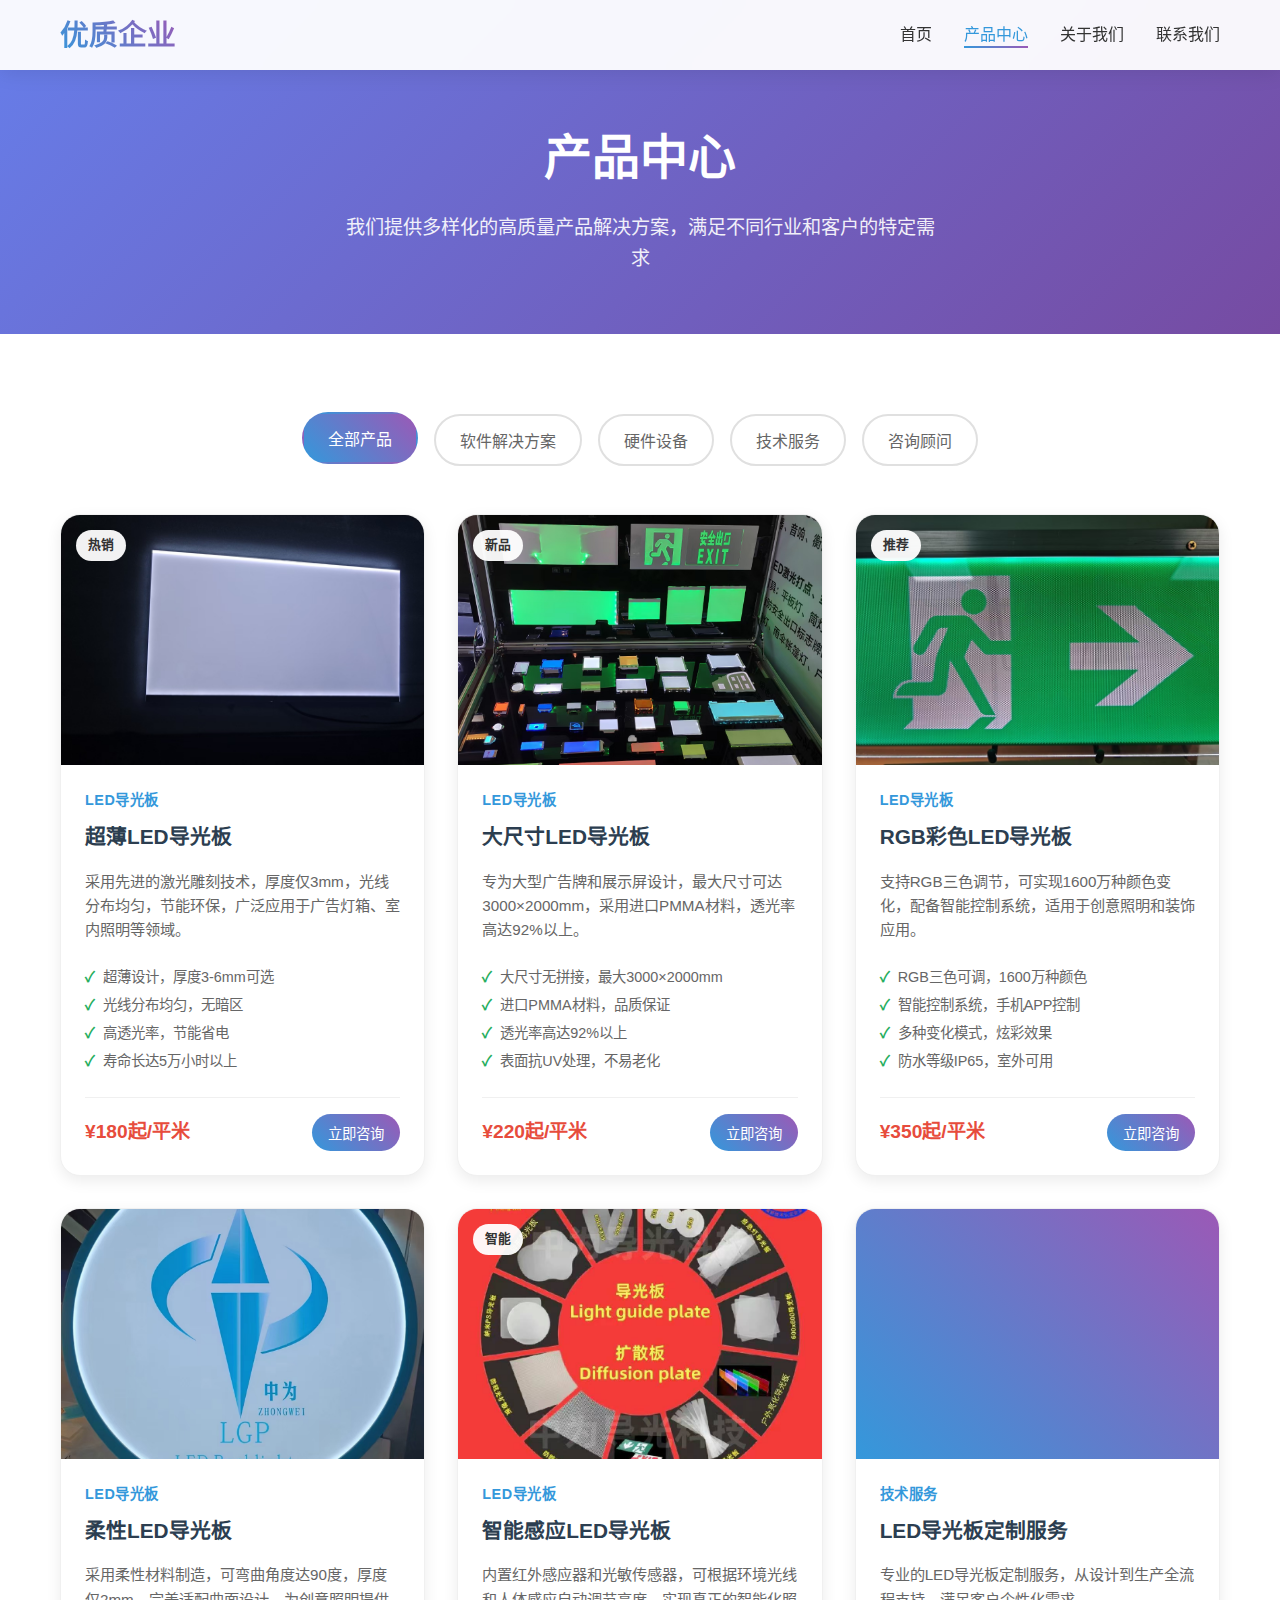
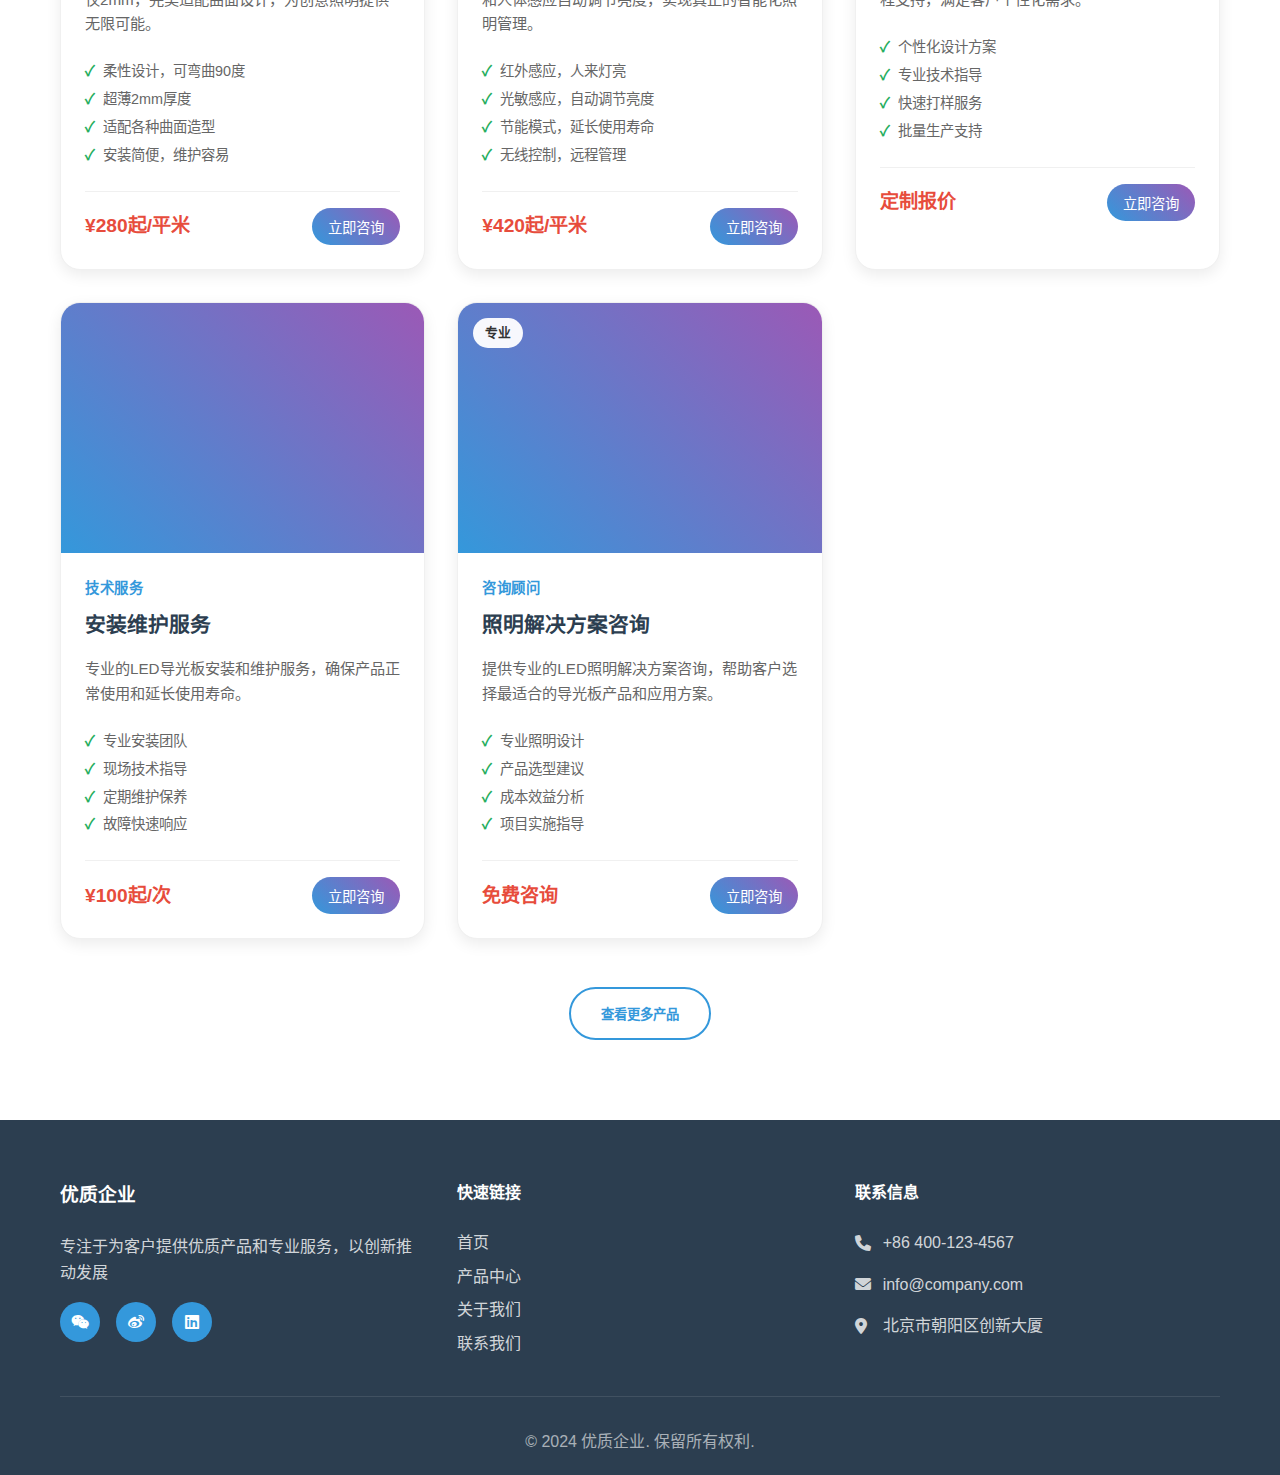
<file: products.html>
<!DOCTYPE html>
<html lang="zh-CN">
<head>
    <meta charset="UTF-8">
    <meta name="viewport" content="width=device-width, initial-scale=1.0">
    <title>产品中心 - 优质企业</title>
    <link rel="stylesheet" href="css/style.css">
    <link href="https://cdnjs.cloudflare.com/ajax/libs/font-awesome/6.0.0/css/all.min.css" rel="stylesheet">
    <style>
        /* 产品页面特定样式 */
        .page-header {
            background: linear-gradient(135deg, #667eea 0%, #764ba2 100%);
            color: white;
            padding: 120px 0 60px;
            text-align: center;
        }
        
        .page-header h1 {
            font-size: 3rem;
            margin-bottom: 1rem;
        }
        
        .page-header p {
            font-size: 1.2rem;
            opacity: 0.9;
            max-width: 600px;
            margin: 0 auto;
        }
        
        .products-section {
            padding: 80px 0;
        }
        
        .filter-tabs {
            display: flex;
            justify-content: center;
            margin-bottom: 3rem;
            gap: 1rem;
            flex-wrap: wrap;
        }
        
        .filter-btn {
            padding: 12px 24px;
            background: white;
            border: 2px solid #e0e0e0;
            border-radius: 50px;
            color: #666;
            font-weight: 500;
            cursor: pointer;
            transition: all 0.3s ease;
            font-size: 1rem;
        }
        
        .filter-btn:hover,
        .filter-btn.active {
            background: linear-gradient(45deg, #3498db, #9b59b6);
            color: white;
            border-color: transparent;
            transform: translateY(-2px);
        }
        
        .products-grid {
            display: grid;
            grid-template-columns: repeat(auto-fit, minmax(320px, 1fr));
            gap: 2rem;
        }
        
        .product-card {
            background: white;
            border-radius: 20px;
            overflow: hidden;
            box-shadow: 0 5px 15px rgba(0, 0, 0, 0.08);
            transition: all 0.3s ease;
            border: 1px solid #f0f0f0;
        }
        
        .product-card:hover {
            transform: translateY(-10px);
            box-shadow: 0 25px 50px rgba(0, 0, 0, 0.15);
        }
        
        .product-image {
            height: 250px;
            background: linear-gradient(45deg, #3498db, #9b59b6);
            position: relative;
            overflow: hidden;
        }
        
        .product-image img {
            width: 100%;
            height: 100%;
            object-fit: cover;
        }
        
        .product-badge {
            position: absolute;
            top: 15px;
            left: 15px;
            background: rgba(255, 255, 255, 0.95);
            color: #333;
            padding: 5px 12px;
            border-radius: 20px;
            font-size: 0.8rem;
            font-weight: 600;
        }
        
        .product-actions {
            position: absolute;
            top: 15px;
            right: 15px;
            display: flex;
            flex-direction: column;
            gap: 0.5rem;
            opacity: 0;
            transform: translateX(20px);
            transition: all 0.3s ease;
        }
        
        .product-card:hover .product-actions {
            opacity: 1;
            transform: translateX(0);
        }
        
        .action-btn {
            width: 40px;
            height: 40px;
            background: rgba(255, 255, 255, 0.95);
            border: none;
            border-radius: 50%;
            color: #333;
            cursor: pointer;
            display: flex;
            align-items: center;
            justify-content: center;
            transition: all 0.3s ease;
        }
        
        .action-btn:hover {
            background: #3498db;
            color: white;
            transform: scale(1.1);
        }
        
        .product-info {
            padding: 1.5rem;
        }
        
        .product-category {
            color: #3498db;
            font-size: 0.9rem;
            font-weight: 600;
            margin-bottom: 0.5rem;
            text-transform: uppercase;
            letter-spacing: 0.5px;
        }
        
        .product-title {
            color: #2c3e50;
            font-size: 1.3rem;
            font-weight: 600;
            margin-bottom: 0.5rem;
        }
        
        .product-description {
            color: #666;
            line-height: 1.6;
            margin-bottom: 1rem;
            font-size: 0.95rem;
        }
        
        .product-features {
            list-style: none;
            margin-bottom: 1.5rem;
        }
        
        .product-features li {
            color: #666;
            font-size: 0.9rem;
            margin-bottom: 0.3rem;
            display: flex;
            align-items: center;
        }
        
        .product-features li::before {
            content: '✓';
            color: #27ae60;
            font-weight: 700;
            margin-right: 0.5rem;
        }
        
        .product-footer {
            display: flex;
            justify-content: space-between;
            align-items: center;
            margin-top: 1rem;
            padding-top: 1rem;
            border-top: 1px solid #f0f0f0;
        }
        
        .product-price {
            color: #e74c3c;
            font-size: 1.2rem;
            font-weight: 700;
        }
        
        .inquiry-btn {
            background: linear-gradient(45deg, #3498db, #9b59b6);
            color: white;
            padding: 8px 16px;
            border: none;
            border-radius: 20px;
            font-size: 0.9rem;
            font-weight: 500;
            cursor: pointer;
            transition: all 0.3s ease;
        }
        
        .inquiry-btn:hover {
            transform: translateY(-2px);
            box-shadow: 0 5px 15px rgba(52, 152, 219, 0.3);
        }
        
        .load-more {
            text-align: center;
            margin-top: 3rem;
        }
        
        .load-more-btn {
            background: white;
            color: #3498db;
            border: 2px solid #3498db;
            padding: 15px 30px;
            border-radius: 50px;
            font-weight: 600;
            cursor: pointer;
            transition: all 0.3s ease;
        }
        
        .load-more-btn:hover {
            background: #3498db;
            color: white;
        }
        
        /* 响应式设计 */
        @media (max-width: 768px) {
            .page-header h1 {
                font-size: 2.5rem;
            }
            
            .filter-tabs {
                justify-content: center;
            }
            
            .filter-btn {
                padding: 10px 20px;
                font-size: 0.9rem;
            }
            
            .products-grid {
                grid-template-columns: repeat(auto-fit, minmax(280px, 1fr));
                gap: 1.5rem;
            }
        }
        
        @media (max-width: 480px) {
            .page-header h1 {
                font-size: 2rem;
            }
            
            .products-grid {
                grid-template-columns: 1fr;
            }
            
            .product-footer {
                flex-direction: column;
                gap: 1rem;
                align-items: stretch;
            }
        }
    </style>
</head>
<body>
    <!-- 导航栏 -->
    <nav class="navbar">
        <div class="nav-container">
            <div class="nav-logo">
                <h2>优质企业</h2>
            </div>
            <ul class="nav-menu">
                <li class="nav-item">
                    <a href="index.html" class="nav-link">首页</a>
                </li>
                <li class="nav-item">
                    <a href="products.html" class="nav-link active">产品中心</a>
                </li>
                <li class="nav-item">
                    <a href="about.html" class="nav-link">关于我们</a>
                </li>
                <li class="nav-item">
                    <a href="contact.html" class="nav-link">联系我们</a>
                </li>
            </ul>
            <div class="nav-toggle">
                <span class="bar"></span>
                <span class="bar"></span>
                <span class="bar"></span>
            </div>
        </div>
    </nav>

    <!-- 页面头部 -->
    <section class="page-header">
        <div class="container">
            <h1>产品中心</h1>
            <p>我们提供多样化的高质量产品解决方案，满足不同行业和客户的特定需求</p>
        </div>
    </section>

    <!-- 产品展示 -->
    <section class="products-section">
        <div class="container">
            <!-- 筛选标签 -->
            <div class="filter-tabs">
                <button class="filter-btn active" data-filter="all">全部产品</button>
                <button class="filter-btn" data-filter="software">软件解决方案</button>
                <button class="filter-btn" data-filter="hardware">硬件设备</button>
                <button class="filter-btn" data-filter="service">技术服务</button>
                <button class="filter-btn" data-filter="consulting">咨询顾问</button>
            </div>

            <!-- 产品网格 -->
            <div class="products-grid">
                <!-- LED导光板产品1 -->
                <div class="product-card" data-category="hardware">
                    <div class="product-image">
                        <img src="images/prod1.jpg" alt="超薄LED导光板">
                        <div class="product-badge">热销</div>
                        <div class="product-actions">
                            <button class="action-btn" title="快速预览">
                                <i class="fas fa-eye"></i>
                            </button>
                            <button class="action-btn" title="添加到收藏">
                                <i class="fas fa-heart"></i>
                            </button>
                        </div>
                    </div>
                    <div class="product-info">
                        <div class="product-category">LED导光板</div>
                        <h3 class="product-title">超薄LED导光板</h3>
                        <p class="product-description">采用先进的激光雕刻技术，厚度仅3mm，光线分布均匀，节能环保，广泛应用于广告灯箱、室内照明等领域。</p>
                        <ul class="product-features">
                            <li>超薄设计，厚度3-6mm可选</li>
                            <li>光线分布均匀，无暗区</li>
                            <li>高透光率，节能省电</li>
                            <li>寿命长达5万小时以上</li>
                        </ul>
                        <div class="product-footer">
                            <div class="product-price">¥180起/平米</div>
                            <button class="inquiry-btn">立即咨询</button>
                        </div>
                    </div>
                </div>

                <!-- LED导光板产品2 -->
                <div class="product-card" data-category="hardware">
                    <div class="product-image">
                        <img src="images/prod2.jpg" alt="大尺寸LED导光板">
                        <div class="product-badge">新品</div>
                        <div class="product-actions">
                            <button class="action-btn" title="快速预览">
                                <i class="fas fa-eye"></i>
                            </button>
                            <button class="action-btn" title="添加到收藏">
                                <i class="fas fa-heart"></i>
                            </button>
                        </div>
                    </div>
                    <div class="product-info">
                        <div class="product-category">LED导光板</div>
                        <h3 class="product-title">大尺寸LED导光板</h3>
                        <p class="product-description">专为大型广告牌和展示屏设计，最大尺寸可达3000×2000mm，采用进口PMMA材料，透光率高达92%以上。</p>
                        <ul class="product-features">
                            <li>大尺寸无拼接，最大3000×2000mm</li>
                            <li>进口PMMA材料，品质保证</li>
                            <li>透光率高达92%以上</li>
                            <li>表面抗UV处理，不易老化</li>
                        </ul>
                        <div class="product-footer">
                            <div class="product-price">¥220起/平米</div>
                            <button class="inquiry-btn">立即咨询</button>
                        </div>
                    </div>
                </div>

                <!-- LED导光板产品3 -->
                <div class="product-card" data-category="hardware">
                    <div class="product-image">
                        <img src="images/prod3.jpg" alt="RGB彩色LED导光板">
                        <div class="product-badge">推荐</div>
                        <div class="product-actions">
                            <button class="action-btn" title="快速预览">
                                <i class="fas fa-eye"></i>
                            </button>
                            <button class="action-btn" title="添加到收藏">
                                <i class="fas fa-heart"></i>
                            </button>
                        </div>
                    </div>
                    <div class="product-info">
                        <div class="product-category">LED导光板</div>
                        <h3 class="product-title">RGB彩色LED导光板</h3>
                        <p class="product-description">支持RGB三色调节，可实现1600万种颜色变化，配备智能控制系统，适用于创意照明和装饰应用。</p>
                        <ul class="product-features">
                            <li>RGB三色可调，1600万种颜色</li>
                            <li>智能控制系统，手机APP控制</li>
                            <li>多种变化模式，炫彩效果</li>
                            <li>防水等级IP65，室外可用</li>
                        </ul>
                        <div class="product-footer">
                            <div class="product-price">¥350起/平米</div>
                            <button class="inquiry-btn">立即咨询</button>
                        </div>
                    </div>
                </div>

                <!-- LED导光板产品4 -->
                <div class="product-card" data-category="hardware">
                    <div class="product-image">
                        <img src="images/prod4.jpg" alt="柔性LED导光板">
                        <div class="product-actions">
                            <button class="action-btn" title="快速预览">
                                <i class="fas fa-eye"></i>
                            </button>
                            <button class="action-btn" title="添加到收藏">
                                <i class="fas fa-heart"></i>
                            </button>
                        </div>
                    </div>
                    <div class="product-info">
                        <div class="product-category">LED导光板</div>
                        <h3 class="product-title">柔性LED导光板</h3>
                        <p class="product-description">采用柔性材料制造，可弯曲角度达90度，厚度仅2mm，完美适配曲面设计，为创意照明提供无限可能。</p>
                        <ul class="product-features">
                            <li>柔性设计，可弯曲90度</li>
                            <li>超薄2mm厚度</li>
                            <li>适配各种曲面造型</li>
                            <li>安装简便，维护容易</li>
                        </ul>
                        <div class="product-footer">
                            <div class="product-price">¥280起/平米</div>
                            <button class="inquiry-btn">立即咨询</button>
                        </div>
                    </div>
                </div>

                <!-- LED导光板产品5 -->
                <div class="product-card" data-category="hardware">
                    <div class="product-image">
                        <img src="images/prod5.jpg" alt="智能感应LED导光板">
                        <div class="product-badge">智能</div>
                        <div class="product-actions">
                            <button class="action-btn" title="快速预览">
                                <i class="fas fa-eye"></i>
                            </button>
                            <button class="action-btn" title="添加到收藏">
                                <i class="fas fa-heart"></i>
                            </button>
                        </div>
                    </div>
                    <div class="product-info">
                        <div class="product-category">LED导光板</div>
                        <h3 class="product-title">智能感应LED导光板</h3>
                        <p class="product-description">内置红外感应器和光敏传感器，可根据环境光线和人体感应自动调节亮度，实现真正的智能化照明管理。</p>
                        <ul class="product-features">
                            <li>红外感应，人来灯亮</li>
                            <li>光敏感应，自动调节亮度</li>
                            <li>节能模式，延长使用寿命</li>
                            <li>无线控制，远程管理</li>
                        </ul>
                        <div class="product-footer">
                            <div class="product-price">¥420起/平米</div>
                            <button class="inquiry-btn">立即咨询</button>
                        </div>
                    </div>
                </div>

                <!-- 其他产品保持不变 -->
                <div class="product-card" data-category="service">
                    <div class="product-image">
                        <div class="product-actions">
                            <button class="action-btn" title="快速预览">
                                <i class="fas fa-eye"></i>
                            </button>
                            <button class="action-btn" title="添加到收藏">
                                <i class="fas fa-heart"></i>
                            </button>
                        </div>
                    </div>
                    <div class="product-info">
                        <div class="product-category">技术服务</div>
                        <h3 class="product-title">LED导光板定制服务</h3>
                        <p class="product-description">专业的LED导光板定制服务，从设计到生产全流程支持，满足客户个性化需求。</p>
                        <ul class="product-features">
                            <li>个性化设计方案</li>
                            <li>专业技术指导</li>
                            <li>快速打样服务</li>
                            <li>批量生产支持</li>
                        </ul>
                        <div class="product-footer">
                            <div class="product-price">定制报价</div>
                            <button class="inquiry-btn">立即咨询</button>
                        </div>
                    </div>
                </div>

                <div class="product-card" data-category="service">
                    <div class="product-image">
                        <div class="product-actions">
                            <button class="action-btn" title="快速预览">
                                <i class="fas fa-eye"></i>
                            </button>
                            <button class="action-btn" title="添加到收藏">
                                <i class="fas fa-heart"></i>
                            </button>
                        </div>
                    </div>
                    <div class="product-info">
                        <div class="product-category">技术服务</div>
                        <h3 class="product-title">安装维护服务</h3>
                        <p class="product-description">专业的LED导光板安装和维护服务，确保产品正常使用和延长使用寿命。</p>
                        <ul class="product-features">
                            <li>专业安装团队</li>
                            <li>现场技术指导</li>
                            <li>定期维护保养</li>
                            <li>故障快速响应</li>
                        </ul>
                        <div class="product-footer">
                            <div class="product-price">¥100起/次</div>
                            <button class="inquiry-btn">立即咨询</button>
                        </div>
                    </div>
                </div>

                <div class="product-card" data-category="consulting">
                    <div class="product-image">
                        <div class="product-badge">专业</div>
                        <div class="product-actions">
                            <button class="action-btn" title="快速预览">
                                <i class="fas fa-eye"></i>
                            </button>
                            <button class="action-btn" title="添加到收藏">
                                <i class="fas fa-heart"></i>
                            </button>
                        </div>
                    </div>
                    <div class="product-info">
                        <div class="product-category">咨询顾问</div>
                        <h3 class="product-title">照明解决方案咨询</h3>
                        <p class="product-description">提供专业的LED照明解决方案咨询，帮助客户选择最适合的导光板产品和应用方案。</p>
                        <ul class="product-features">
                            <li>专业照明设计</li>
                            <li>产品选型建议</li>
                            <li>成本效益分析</li>
                            <li>项目实施指导</li>
                        </ul>
                        <div class="product-footer">
                            <div class="product-price">免费咨询</div>
                            <button class="inquiry-btn">立即咨询</button>
                        </div>
                    </div>
                </div>
            </div>

            <!-- 加载更多 -->
            <div class="load-more">
                <button class="load-more-btn">查看更多产品</button>
            </div>
        </div>
    </section>

    <!-- 页脚 -->
    <footer class="footer">
        <div class="container">
            <div class="footer-content">
                <div class="footer-section">
                    <h3>优质企业</h3>
                    <p>专注于为客户提供优质产品和专业服务，以创新推动发展</p>
                    <div class="social-links">
                        <a href="#"><i class="fab fa-weixin"></i></a>
                        <a href="#"><i class="fab fa-weibo"></i></a>
                        <a href="#"><i class="fab fa-linkedin"></i></a>
                    </div>
                </div>
                <div class="footer-section">
                    <h4>快速链接</h4>
                    <ul>
                        <li><a href="index.html">首页</a></li>
                        <li><a href="products.html">产品中心</a></li>
                        <li><a href="about.html">关于我们</a></li>
                        <li><a href="contact.html">联系我们</a></li>
                    </ul>
                </div>
                <div class="footer-section">
                    <h4>联系信息</h4>
                    <div class="contact-info">
                        <p><i class="fas fa-phone"></i> +86 400-123-4567</p>
                        <p><i class="fas fa-envelope"></i> info@company.com</p>
                        <p><i class="fas fa-map-marker-alt"></i> 北京市朝阳区创新大厦</p>
                    </div>
                </div>
            </div>
            <div class="footer-bottom">
                <p>&copy; 2024 优质企业. 保留所有权利.</p>
            </div>
        </div>
    </footer>

    <script src="js/script.js"></script>
</body>
</html>
</file>
<file: css/style.css>
/* 全局重置和基础样式 */
* {
    margin: 0;
    padding: 0;
    box-sizing: border-box;
}

/* 全局图片响应式设置 */
img {
    max-width: 100%;
    height: auto;
    display: block;
}

body {
    font-family: 'Segoe UI', Tahoma, Geneva, Verdana, sans-serif;
    line-height: 1.6;
    color: #333;
    overflow-x: hidden;
}

.container {
    max-width: 1200px;
    margin: 0 auto;
    padding: 0 20px;
}

/* 导航栏样式 */
.navbar {
    background: rgba(255, 255, 255, 0.95);
    backdrop-filter: blur(10px);
    position: fixed;
    top: 0;
    width: 100%;
    z-index: 1000;
    box-shadow: 0 2px 20px rgba(0, 0, 0, 0.1);
    transition: all 0.3s ease;
}

.nav-container {
    max-width: 1200px;
    margin: 0 auto;
    padding: 0 20px;
    display: flex;
    justify-content: space-between;
    align-items: center;
    height: 70px;
}

.nav-logo h2 {
    background: linear-gradient(45deg, #3498db, #9b59b6);
    -webkit-background-clip: text;
    -webkit-text-fill-color: transparent;
    background-clip: text;
    font-size: 1.8rem;
    font-weight: 700;
}

.nav-menu {
    display: flex;
    list-style: none;
}

.nav-item {
    margin-left: 2rem;
}

.nav-link {
    text-decoration: none;
    color: #333;
    font-weight: 500;
    transition: color 0.3s ease;
    position: relative;
}

.nav-link:hover,
.nav-link.active {
    color: #3498db;
}

.nav-link::after {
    content: '';
    position: absolute;
    width: 0;
    height: 2px;
    bottom: -5px;
    left: 0;
    background: linear-gradient(45deg, #3498db, #9b59b6);
    transition: width 0.3s ease;
}

.nav-link:hover::after,
.nav-link.active::after {
    width: 100%;
}

.nav-toggle {
    display: none;
    flex-direction: column;
    cursor: pointer;
}

.bar {
    width: 25px;
    height: 3px;
    background: #333;
    margin: 3px 0;
    transition: 0.3s;
}

/* 英雄区域 */
.hero {
    min-height: 100vh;
    background: linear-gradient(135deg, #667eea 0%, #764ba2 100%);
    display: flex;
    align-items: center;
    padding: 80px 0 0;
    position: relative;
    overflow: hidden;
}

.hero::before {
    content: '';
    position: absolute;
    top: 0;
    left: 0;
    right: 0;
    bottom: 0;
    background: url('data:image/svg+xml,<svg xmlns="http://www.w3.org/2000/svg" viewBox="0 0 100 100"><defs><pattern id="grain" width="100" height="100" patternUnits="userSpaceOnUse"><circle cx="25" cy="25" r="1" fill="white" opacity="0.1"/><circle cx="75" cy="75" r="1" fill="white" opacity="0.1"/><circle cx="50" cy="10" r="0.5" fill="white" opacity="0.1"/><circle cx="20" cy="60" r="0.5" fill="white" opacity="0.1"/><circle cx="80" cy="40" r="0.5" fill="white" opacity="0.1"/></pattern></defs><rect width="100" height="100" fill="url(%23grain)"/></svg>');
}

.hero .container {
    display: grid;
    grid-template-columns: 1fr 1fr;
    gap: 3rem;
    align-items: center;
    position: relative;
    z-index: 2;
}

.hero-content h1 {
    font-size: 3.5rem;
    color: white;
    margin-bottom: 1.5rem;
    line-height: 1.2;
    font-weight: 700;
}

.hero-content p {
    font-size: 1.2rem;
    color: rgba(255, 255, 255, 0.9);
    margin-bottom: 2rem;
    line-height: 1.6;
}

.hero-buttons {
    display: flex;
    gap: 1rem;
}

.btn {
    padding: 15px 30px;
    border-radius: 50px;
    text-decoration: none;
    font-weight: 600;
    transition: all 0.3s ease;
    display: inline-block;
    text-align: center;
    border: 2px solid transparent;
}

.btn-primary {
    background: white;
    color: #3498db;
}

.btn-primary:hover {
    transform: translateY(-3px);
    box-shadow: 0 10px 25px rgba(255, 255, 255, 0.3);
}

.btn-secondary {
    background: transparent;
    color: white;
    border-color: white;
}

.btn-secondary:hover {
    background: white;
    color: #3498db;
    transform: translateY(-3px);
}

.btn-outline {
    background: transparent;
    color: #3498db;
    border-color: #3498db;
}

.btn-outline:hover {
    background: #3498db;
    color: white;
}

.hero-image {
    max-width: 100%;
    display: flex;
    align-items: center;
    justify-content: center;
}

.hero-image img {
    width: 100%;
    max-width: 500px;
    height: auto;
    border-radius: 20px;
    box-shadow: 0 20px 40px rgba(0, 0, 0, 0.2);
    object-fit: contain;
}

/* 特色服务 */
.features {
    padding: 100px 0;
    background: white;
}

.section-title {
    text-align: center;
    font-size: 2.5rem;
    color: #2c3e50;
    margin-bottom: 3rem;
    font-weight: 700;
}

.features-grid {
    display: grid;
    grid-template-columns: repeat(auto-fit, minmax(250px, 1fr));
    gap: 2rem;
}

.feature-card {
    text-align: center;
    padding: 2.5rem;
    background: white;
    border-radius: 20px;
    box-shadow: 0 5px 15px rgba(0, 0, 0, 0.08);
    transition: all 0.3s ease;
    border: 1px solid #f0f0f0;
}

.feature-card:hover {
    transform: translateY(-10px);
    box-shadow: 0 25px 50px rgba(0, 0, 0, 0.15);
}

.feature-icon {
    width: 80px;
    height: 80px;
    background: linear-gradient(45deg, #3498db, #9b59b6);
    border-radius: 50%;
    display: flex;
    align-items: center;
    justify-content: center;
    margin: 0 auto 1.5rem;
    font-size: 2rem;
    color: white;
}

.feature-card h3 {
    color: #2c3e50;
    font-size: 1.3rem;
    margin-bottom: 1rem;
    font-weight: 600;
}

.feature-card p {
    color: #666;
    line-height: 1.6;
}

/* 产品预览 */
.products-preview {
    padding: 100px 0;
    background: #f8f9fa;
}

.products-grid {
    display: grid;
    grid-template-columns: repeat(auto-fit, minmax(300px, 1fr));
    gap: 2rem;
    margin-bottom: 3rem;
}

.product-card {
    background: white;
    border-radius: 20px;
    overflow: hidden;
    box-shadow: 0 5px 15px rgba(0, 0, 0, 0.08);
    transition: all 0.3s ease;
}

.product-card:hover {
    transform: translateY(-10px);
    box-shadow: 0 25px 50px rgba(0, 0, 0, 0.15);
}

.product-image {
    height: 200px;
    background: linear-gradient(45deg, #3498db, #9b59b6);
    display: flex;
    align-items: center;
    justify-content: center;
    color: white;
    font-size: 3rem;
    overflow: hidden;
    position: relative;
}

.product-image img {
    width: 100%;
    height: 100%;
    object-fit: cover;
    object-position: center;
    transition: transform 0.3s ease;
}

.product-image:hover img {
    transform: scale(1.05);
}

.product-info {
    padding: 2rem;
}

.product-info h3 {
    color: #2c3e50;
    margin-bottom: 1rem;
    font-size: 1.3rem;
    font-weight: 600;
}

.product-info p {
    color: #666;
    line-height: 1.6;
    margin-bottom: 1.5rem;
}

.text-center {
    text-align: center;
}

/* 联系预览 */
.contact-preview {
    padding: 100px 0;
    background: linear-gradient(135deg, #667eea 0%, #764ba2 100%);
    text-align: center;
    color: white;
}

.contact-content h2 {
    font-size: 2.5rem;
    margin-bottom: 1rem;
    font-weight: 700;
}

.contact-content p {
    font-size: 1.2rem;
    margin-bottom: 2rem;
    opacity: 0.9;
}

/* 页脚 */
.footer {
    background: #2c3e50;
    color: white;
    padding: 60px 0 20px;
}

.footer-content {
    display: grid;
    grid-template-columns: repeat(auto-fit, minmax(250px, 1fr));
    gap: 2rem;
    margin-bottom: 2rem;
}

.footer-section h3,
.footer-section h4 {
    margin-bottom: 1.5rem;
    color: white;
}

.footer-section p {
    color: rgba(255, 255, 255, 0.8);
    line-height: 1.6;
    margin-bottom: 1rem;
}

.footer-section ul {
    list-style: none;
}

.footer-section ul li {
    margin-bottom: 0.5rem;
}

.footer-section ul li a {
    color: rgba(255, 255, 255, 0.8);
    text-decoration: none;
    transition: color 0.3s ease;
}

.footer-section ul li a:hover {
    color: #3498db;
}

.social-links {
    display: flex;
    gap: 1rem;
    margin-top: 1rem;
}

.social-links a {
    width: 40px;
    height: 40px;
    background: #3498db;
    border-radius: 50%;
    display: flex;
    align-items: center;
    justify-content: center;
    color: white;
    text-decoration: none;
    transition: all 0.3s ease;
}

.social-links a:hover {
    background: #9b59b6;
    transform: translateY(-3px);
}

.contact-info {
    color: rgba(255, 255, 255, 0.8);
}

.contact-info p {
    display: flex;
    align-items: center;
    margin-bottom: 1rem;
}

.contact-info i {
    margin-right: 0.5rem;
    width: 20px;
}

.footer-bottom {
    border-top: 1px solid rgba(255, 255, 255, 0.1);
    padding-top: 2rem;
    text-align: center;
    color: rgba(255, 255, 255, 0.6);
}

/* 响应式设计 */
@media (max-width: 768px) {
    .nav-menu {
        position: fixed;
        left: -100%;
        top: 70px;
        flex-direction: column;
        background-color: white;
        width: 100%;
        text-align: center;
        transition: 0.3s;
        box-shadow: 0 10px 27px rgba(0, 0, 0, 0.05);
        padding: 2rem 0;
    }

    .nav-menu.active {
        left: 0;
    }

    .nav-item {
        margin: 1rem 0;
    }

    .nav-toggle {
        display: flex;
    }

    .nav-toggle.active .bar:nth-child(2) {
        opacity: 0;
    }

    .nav-toggle.active .bar:nth-child(1) {
        transform: translateY(8px) rotate(45deg);
    }

    .nav-toggle.active .bar:nth-child(3) {
        transform: translateY(-8px) rotate(-45deg);
    }

    .hero .container {
        grid-template-columns: 1fr;
        text-align: center;
        gap: 2rem;
    }

    .hero-image img {
        max-width: 300px;
        margin: 0 auto;
    }

    .hero-content h1 {
        font-size: 2.5rem;
    }

    .hero-buttons {
        justify-content: center;
        flex-wrap: wrap;
    }

    .features-grid {
        grid-template-columns: 1fr;
    }

    .products-grid {
        grid-template-columns: repeat(auto-fit, minmax(280px, 1fr));
        gap: 1.5rem;
    }

    .footer-content {
        grid-template-columns: 1fr;
        text-align: center;
    }
}

@media (max-width: 480px) {
    .container {
        padding: 0 15px;
    }

    .hero-content h1 {
        font-size: 2rem;
    }

    .hero-image img {
        max-width: 250px;
    }

    .section-title {
        font-size: 2rem;
    }

    .btn {
        padding: 12px 24px;
        font-size: 0.9rem;
    }

    .products-grid {
        grid-template-columns: 1fr;
    }

    .product-image {
        height: 180px;
    }
}

/* 超小屏幕优化 */
@media (max-width: 360px) {
    .hero-image img {
        max-width: 200px;
    }
    
    .product-image {
        height: 160px;
    }
    
    .feature-card {
        padding: 1.5rem;
    }
}

/* 动画效果 */
@keyframes fadeInUp {
    from {
        opacity: 0;
        transform: translateY(30px);
    }
    to {
        opacity: 1;
        transform: translateY(0);
    }
}

.fade-in-up {
    animation: fadeInUp 0.6s ease-out;
}

/* 滚动条样式 */
::-webkit-scrollbar {
    width: 8px;
}

::-webkit-scrollbar-track {
    background: #f1f1f1;
}

::-webkit-scrollbar-thumb {
    background: linear-gradient(45deg, #3498db, #9b59b6);
    border-radius: 4px;
}

::-webkit-scrollbar-thumb:hover {
    background: linear-gradient(45deg, #2980b9, #8e44ad);
}
</file>
